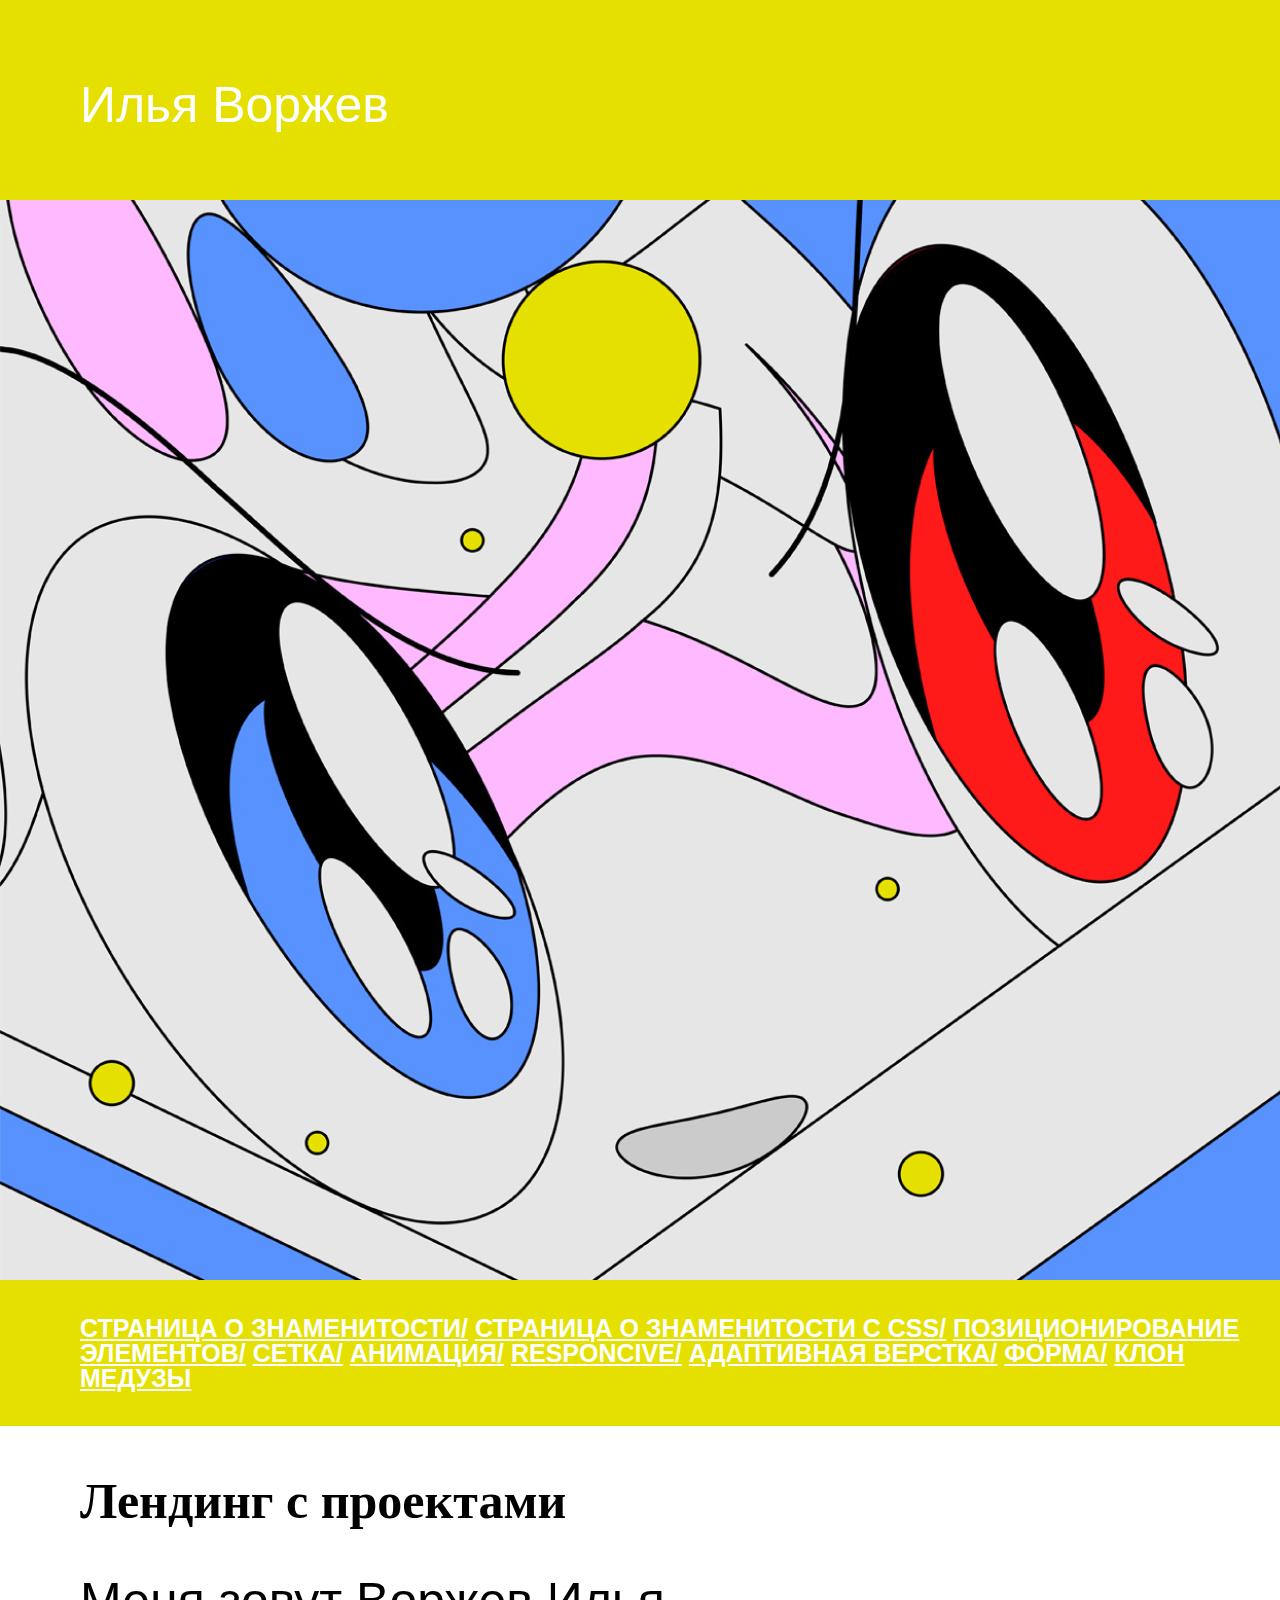
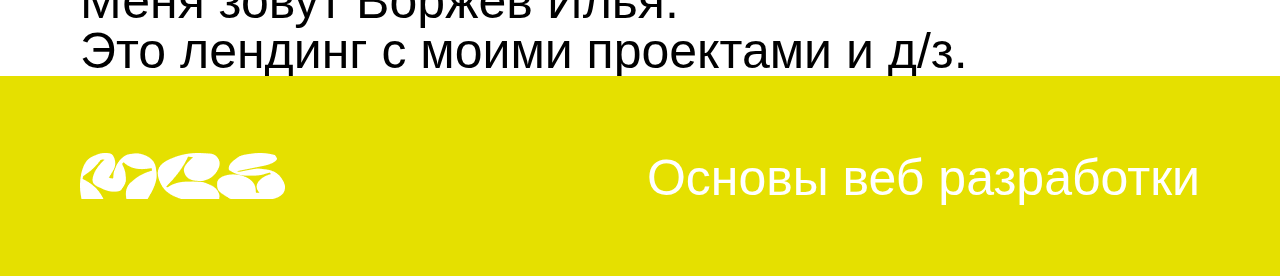
<file: index.html>
<!DOCTYPE html>
<html lang="ru">
<head>
	<title>Main Page</title>
	<meta charset="utf-8">
	<meta description="Boilerplate code">
	<meta keyword="Boilerplate, test">
	<meta name="viewport" content="width=device-width, initial-scale=1.0">
	<link rel="stylesheet" href="4_practice/css/reset.css">
	<link rel="stylesheet" href="4_practice/css/style.css">
</head>
<body>
	<div class="body-content">
		<header class="header">
			<div class="header-container">
				<p class="heading-text">Илья Воржев</p>
			</div>
		</header>
		<main class="main-container">
			<div class="main-content">
				<section class="img-container">
					<div class="image"></div>
				</section>
				<section class="links-container">
					<div class="links">
						<a href="2_practic/index.html">страница о знаменитости/</a>
						<a href="3_practice/index.html">страница о знаменитости с css/</a>
						<a href="5_practice/index.html">позиционирование элементов/</a>
						<a href="6_practice/index.html">сетка/</a>
						<a href="7_practice/index.html">анимация/</a>
						<a href="8_practice/index.html">responcive/</a>
						<a href="9_practice/index.html">адаптивная верстка/</a>
						<a href="10_practice/index.html">форма/</a>
						<a href="meduza_practice/index.html">клон медузы</a>
					</div>
				</section>	
				<section class="content">
					<div class="content-text">						
						<h2>Лендинг с проектами</h2>
						<p class="paragraph-text">Меня зовут Воржев Илья.</p> 
						<p class="paragraph-text">Это лендинг с моими проектами и д/з.</p>
					</div>
				</section>
			</div>
		</main>
		<footer class="footer">
			<div class="footer-container">
				<div class="footer-content-image">
					<img src="4_practice/img/logo.png" alt="">
				</div>
				<div class="footer-content-text">
					<p>Основы веб разработки</p>
				</div>	
			</div>
		</footer>
	</div>
</body>
</html>
</file>
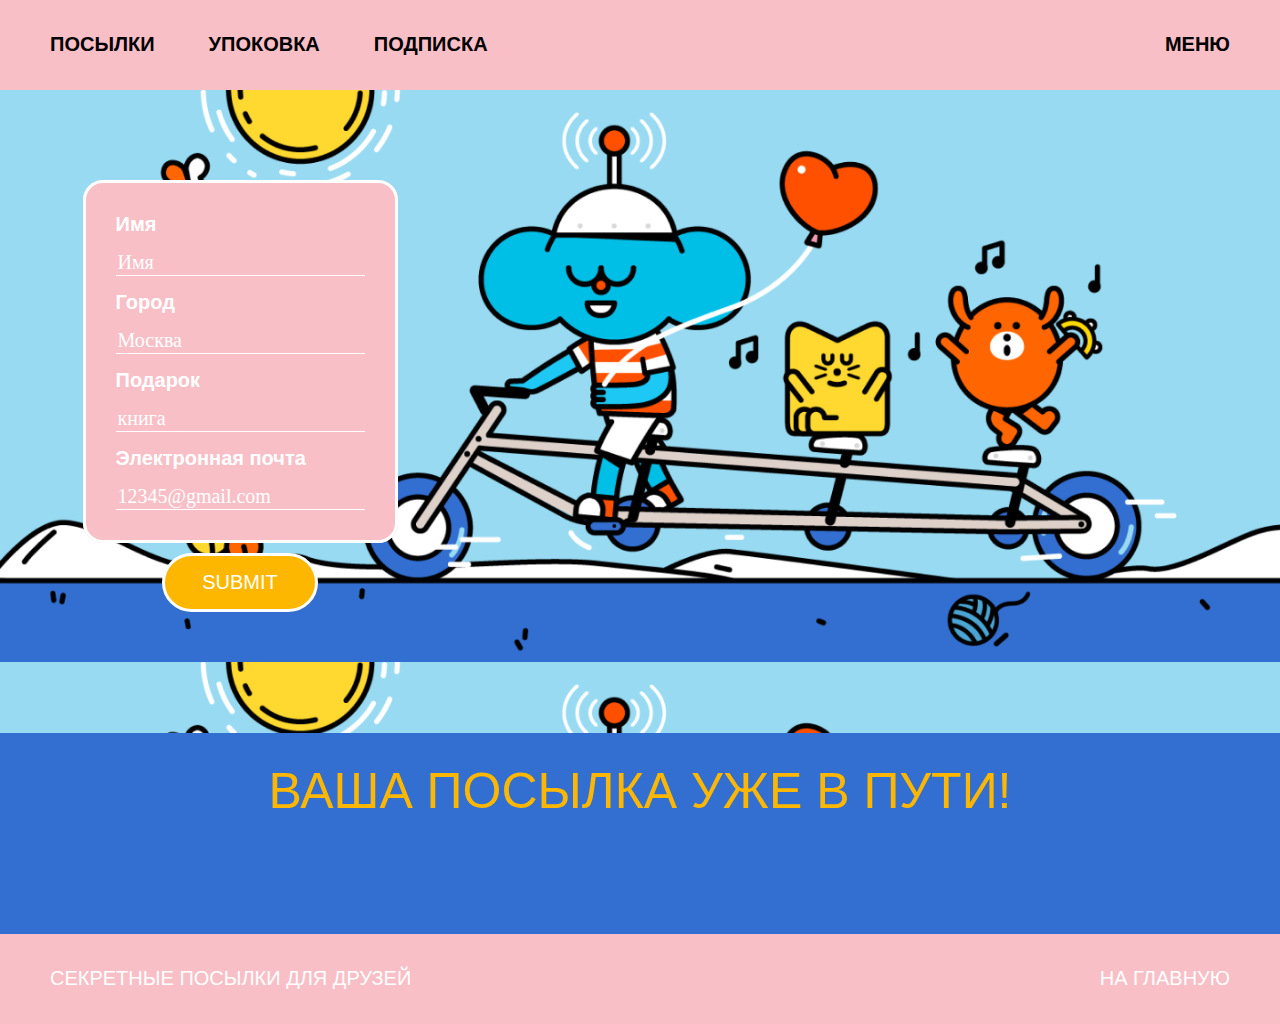
<file: 10_practice/index.html>
<!DOCTYPE html>
<html lang="ru">
<head>
	<title>Boilerplate</title>
	<meta charset="utf-8">
	<meta description="Boilerplate code">
	<meta keyword="Boilerplate, test">
	<meta name="viewport" content="width=device-width, initial-scale=1.0">
	<link rel="stylesheet" href="css/style.css">
</head>
<body>
	<div class="page">
		<header class="header-container">
			<nav class="menu">
				<ul>
					<li><a href="#">посылки</a></li>
					<li><a href="#">упоковка</a></li>
					<li><a href="#">подписка</a></li>
				</ul>
			</nav>
			<a href="#">меню</a>
		</header>
		<main class="main-container">
			<div class="main-content">
				<section class="send-form">
					<form action="">
						<fieldset class="send">
							<label for="name">Имя</label>
							<input type="text" name="name" placeholder="Имя">
							<label for="city">Город</label>
							<input type="text" name="city" placeholder="Москва">
							<label for="present">Подарок</label>
							<input type="text" name="present" placeholder="книга">
							<label for="e-mail">Электронная почта</label>
							<input type="e-mail" name="e-mail" placeholder="12345@gmail.com">
						</fieldset>
						<input type="submit">
					</form>
				</section>
				<section class="text">
					<h1>ваша посылка уже в пути!</h1>
				</section>
			</div>
		</main>
		<footer class="footer-container">
			<div class="footer-text">
				<h2>секретные посылки для друзей</h2>
			</div>
			<a href="../index.html">на главную</a>
		</footer>
	</div>
</body>
</html>
</file>
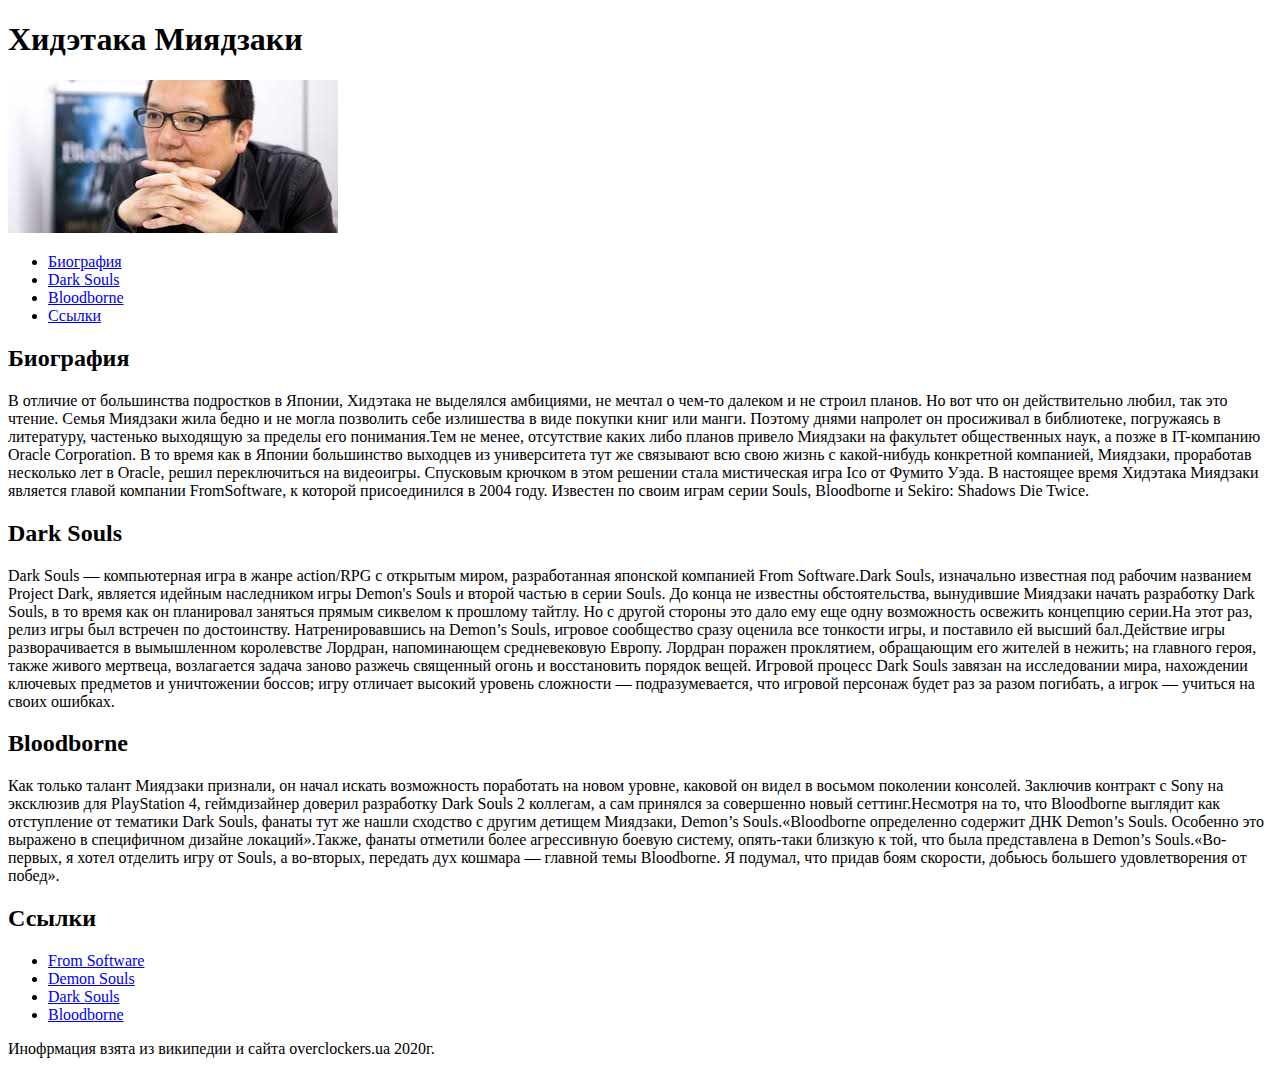
<file: 2_Classes/index.html>
<!DOCTYPE html>
<html lang="ru">
<head>
	<title>Miyazaki</title>
	<meta charset="utf-8">
	<meta description="Boilerplate code">
	<meta keyword="Boilerplate, test">
	<meta name="viewport" content="width=device-width, initial-scale=1.0">
</head>
<body>
	<div>
		<header class="header">
			<h1 class="headerText">Хидэтака Миядзаки</h1>
		</header>
		<main class="content">
			<div class="content-container">
				<section class="image">
					<div class="imgage-container">
						<img src="img/miyazaki.jpg" alt="">
					</div>
				</section>
				<nav class="menu">
					<ul>
						<li><a href="#biography">Биография</a></li>
						<li><a href="#darkSouls">Dark Souls</a></li>
						<li><a href="#bloodborne">Bloodborne</a></li>
						<li><a href="#links">Ссылки</a></li>
					</ul>
				</nav>
				<section class="biography">
					<div class="biography-container">
						<h2 class="sectionText" id="biography">Биография</h2>
						<p class="paragraphText">В отличие от большинства подростков в Японии, Хидэтака не выделялся амбициями, не мечтал о чем-то далеком и не строил планов. Но вот что он действительно любил, так это чтение. Семья Миядзаки жила бедно и не могла позволить себе излишества в виде покупки книг или манги. Поэтому днями напролет он просиживал в библиотеке, погружаясь в литературу, частенько выходящую за пределы его понимания.Тем не менее, отсутствие каких либо планов привело Миядзаки на факультет общественных наук, а позже в IT-компанию Oracle Corporation. В то время как в Японии большинство выходцев из университета тут же связывают всю свою жизнь с какой-нибудь конкретной компанией, Миядзаки, проработав несколько лет в Oracle, решил переключиться на видеоигры. Спусковым крючком в этом решении стала мистическая игра Ico от Фумито Уэда. В настоящее время Хидэтака Миядзаки является главой компании FromSoftware, к которой присоединился в 2004 году. Известен по своим играм серии Souls, Bloodborne и Sekiro: Shadows Die Twice.</p>
					</div>
				</section>
				<section class="darkSouls">
					<div class="darkSouls-container">
						<h2 class="sectionText" id="darkSouls">Dark Souls</h2>
						<p class="paragraphText">Dark Souls — компьютерная игра в жанре action/RPG с открытым миром, разработанная японской компанией From Software.Dark Souls, изначально известная под рабочим названием Project Dark, является идейным наследником игры Demon's Souls и второй частью в серии Souls. До конца не известны обстоятельства, вынудившие Миядзаки начать разработку Dark Souls, в то время как он планировал заняться прямым сиквелом к прошлому тайтлу. Но с другой стороны это дало ему еще одну возможность освежить концепцию серии.На этот раз, релиз игры был встречен по достоинству. Натренировавшись на Demon’s Souls, игровое сообщество сразу оценила все тонкости игры, и поставило ей высший бал.Действие игры разворачивается в вымышленном королевстве Лордран, напоминающем средневековую Европу. Лордран поражен проклятием, обращающим его жителей в нежить; на главного героя, также живого мертвеца, возлагается задача заново разжечь священный огонь и восстановить порядок вещей. Игровой процесс Dark Souls завязан на исследовании мира, нахождении ключевых предметов и уничтожении боссов; игру отличает высокий уровень сложности — подразумевается, что игровой персонаж будет раз за разом погибать, а игрок — учиться на своих ошибках.</p>
					</div>
				</section>
				<section class="bloodborne">
					<div class="bloodborne-container">
						<h2 class="sectionText" id="bloodborne">Bloodborne</h2>
						<p class="paragraphText">Как только талант Миядзаки признали, он начал искать возможность поработать на новом уровне, каковой он видел в восьмом поколении консолей. Заключив контракт с Sony на эксклюзив для PlayStation 4, геймдизайнер доверил разработку Dark Souls 2 коллегам, а сам принялся за совершенно новый сеттинг.Несмотря на то, что Bloodborne выглядит как отступление от тематики Dark Souls, фанаты тут же нашли сходство с другим детищем Миядзаки, Demon’s Souls.«Bloodborne определенно содержит ДНК Demon’s Souls. Особенно это выражено в специфичном дизайне локаций».Также, фанаты отметили более агрессивную боевую систему, опять-таки близкую к той, что была представлена в Demon’s Souls.«Во-первых, я хотел отделить игру от Souls, а во-вторых, передать дух кошмара — главной темы Bloodborne. Я подумал, что придав боям скорости, добьюсь большего удовлетворения от побед».</p>
					</div>
				</section>
				<section class="links">
					<div class="links-container">
						<h2 class="sectionText" id="links">Ссылки</h2>
						<ul>
							<li><a href="https://ru.wikipedia.org/wiki/FromSoftware">From Software</a></li>
							<li><a href="https://ru.wikipedia.org/wiki/Demon%E2%80%99s_Souls">Demon Souls</a></li>
							<li><a href="https://ru.wikipedia.org/wiki/Dark_Souls">Dark Souls</a></li>
							<li><a href="https://ru.wikipedia.org/wiki/Bloodborne">Bloodborne</a></li>
						</ul>
					</div>
				</section>
			</div>
		</main>
		<footer class="footer">
			<div class="content-footer">
				<p class="footerText">Инофрмация взята из википедии и сайта overclockers.ua 2020г.</p>
			</div>
		</footer>

	</div>
</body>
</html>
</file>
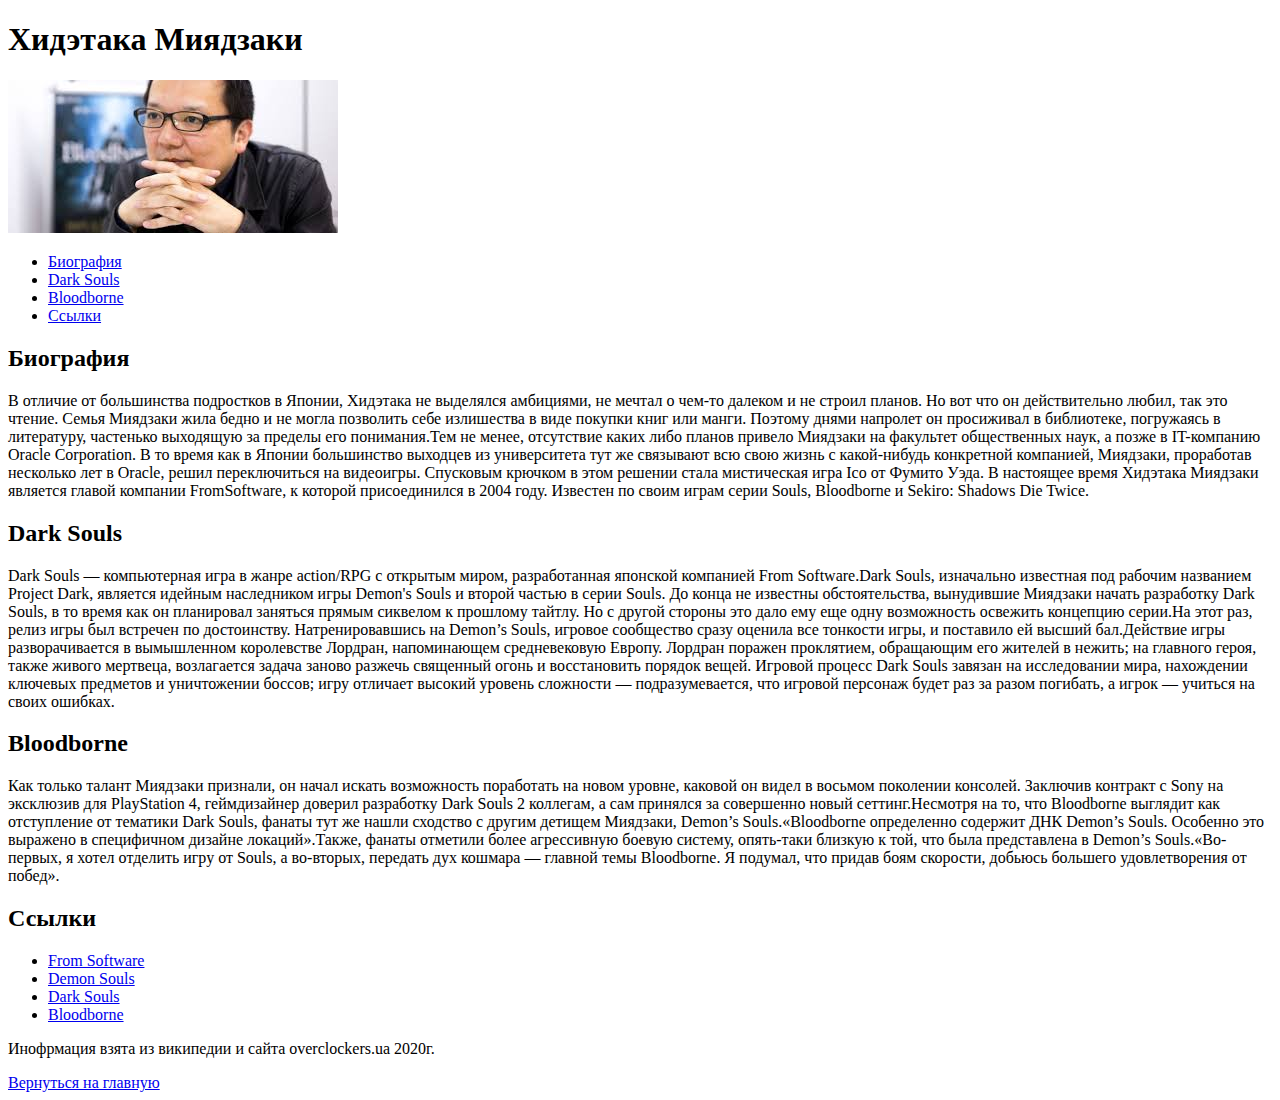
<file: 2_practic/index.html>
<!DOCTYPE html>
<html lang="ru">
<head>
	<title>Miyazaki</title>
	<meta charset="utf-8">
	<meta description="Boilerplate code">
	<meta keyword="Boilerplate, test">
	<meta name="viewport" content="width=device-width, initial-scale=1.0">
</head>
<body>
	<div>
		<header class="header">
			<h1 class="header-text">Хидэтака Миядзаки</h1>
		</header>
		<main class="content">
			<div class="content-container">
				<section class="image">
					<div class="imgage-container">
						<img src="img/miyazaki.jpg" alt="">
					</div>
				</section>
				<nav class="menu">
					<ul>
						<li><a href="#biography">Биография</a></li>
						<li><a href="#darkSouls">Dark Souls</a></li>
						<li><a href="#bloodborne">Bloodborne</a></li>
						<li><a href="#links">Ссылки</a></li>
					</ul>
				</nav>
				<section class="biography">
					<div class="biography-container">
						<h2 class="section-text" id="biography">Биография</h2>
						<p class="paragraph-text">В отличие от большинства подростков в Японии, Хидэтака не выделялся амбициями, не мечтал о чем-то далеком и не строил планов. Но вот что он действительно любил, так это чтение. Семья Миядзаки жила бедно и не могла позволить себе излишества в виде покупки книг или манги. Поэтому днями напролет он просиживал в библиотеке, погружаясь в литературу, частенько выходящую за пределы его понимания.Тем не менее, отсутствие каких либо планов привело Миядзаки на факультет общественных наук, а позже в IT-компанию Oracle Corporation. В то время как в Японии большинство выходцев из университета тут же связывают всю свою жизнь с какой-нибудь конкретной компанией, Миядзаки, проработав несколько лет в Oracle, решил переключиться на видеоигры. Спусковым крючком в этом решении стала мистическая игра Ico от Фумито Уэда. В настоящее время Хидэтака Миядзаки является главой компании FromSoftware, к которой присоединился в 2004 году. Известен по своим играм серии Souls, Bloodborne и Sekiro: Shadows Die Twice.</p>
					</div>
				</section>
				<section class="darkSouls">
					<div class="darkSouls-container">
						<h2 class="section-text" id="darkSouls">Dark Souls</h2>
						<p class="paragraph-text">Dark Souls — компьютерная игра в жанре action/RPG с открытым миром, разработанная японской компанией From Software.Dark Souls, изначально известная под рабочим названием Project Dark, является идейным наследником игры Demon's Souls и второй частью в серии Souls. До конца не известны обстоятельства, вынудившие Миядзаки начать разработку Dark Souls, в то время как он планировал заняться прямым сиквелом к прошлому тайтлу. Но с другой стороны это дало ему еще одну возможность освежить концепцию серии.На этот раз, релиз игры был встречен по достоинству. Натренировавшись на Demon’s Souls, игровое сообщество сразу оценила все тонкости игры, и поставило ей высший бал.Действие игры разворачивается в вымышленном королевстве Лордран, напоминающем средневековую Европу. Лордран поражен проклятием, обращающим его жителей в нежить; на главного героя, также живого мертвеца, возлагается задача заново разжечь священный огонь и восстановить порядок вещей. Игровой процесс Dark Souls завязан на исследовании мира, нахождении ключевых предметов и уничтожении боссов; игру отличает высокий уровень сложности — подразумевается, что игровой персонаж будет раз за разом погибать, а игрок — учиться на своих ошибках.</p>
					</div>
				</section>
				<section class="bloodborne">
					<div class="bloodborne-container">
						<h2 class="section-text" id="bloodborne">Bloodborne</h2>
						<p class="paragraph-text">Как только талант Миядзаки признали, он начал искать возможность поработать на новом уровне, каковой он видел в восьмом поколении консолей. Заключив контракт с Sony на эксклюзив для PlayStation 4, геймдизайнер доверил разработку Dark Souls 2 коллегам, а сам принялся за совершенно новый сеттинг.Несмотря на то, что Bloodborne выглядит как отступление от тематики Dark Souls, фанаты тут же нашли сходство с другим детищем Миядзаки, Demon’s Souls.«Bloodborne определенно содержит ДНК Demon’s Souls. Особенно это выражено в специфичном дизайне локаций».Также, фанаты отметили более агрессивную боевую систему, опять-таки близкую к той, что была представлена в Demon’s Souls.«Во-первых, я хотел отделить игру от Souls, а во-вторых, передать дух кошмара — главной темы Bloodborne. Я подумал, что придав боям скорости, добьюсь большего удовлетворения от побед».</p>
					</div>
				</section>
				<section class="links">
					<div class="links-container">
						<h2 class="section-text" id="links">Ссылки</h2>
						<ul>
							<li><a href="https://ru.wikipedia.org/wiki/FromSoftware">From Software</a></li>
							<li><a href="https://ru.wikipedia.org/wiki/Demon%E2%80%99s_Souls">Demon Souls</a></li>
							<li><a href="https://ru.wikipedia.org/wiki/Dark_Souls">Dark Souls</a></li>
							<li><a href="https://ru.wikipedia.org/wiki/Bloodborne">Bloodborne</a></li>
						</ul>
					</div>
				</section>
			</div>
		</main>
		<footer class="footer">
			<div class="content-footer">
				<p class="footer-text">Инофрмация взята из википедии и сайта overclockers.ua 2020г.</p>
				<a href="../index.html">Вернуться на главную</a>
			</div>
		</footer>

	</div>
</body>
</html>
</file>
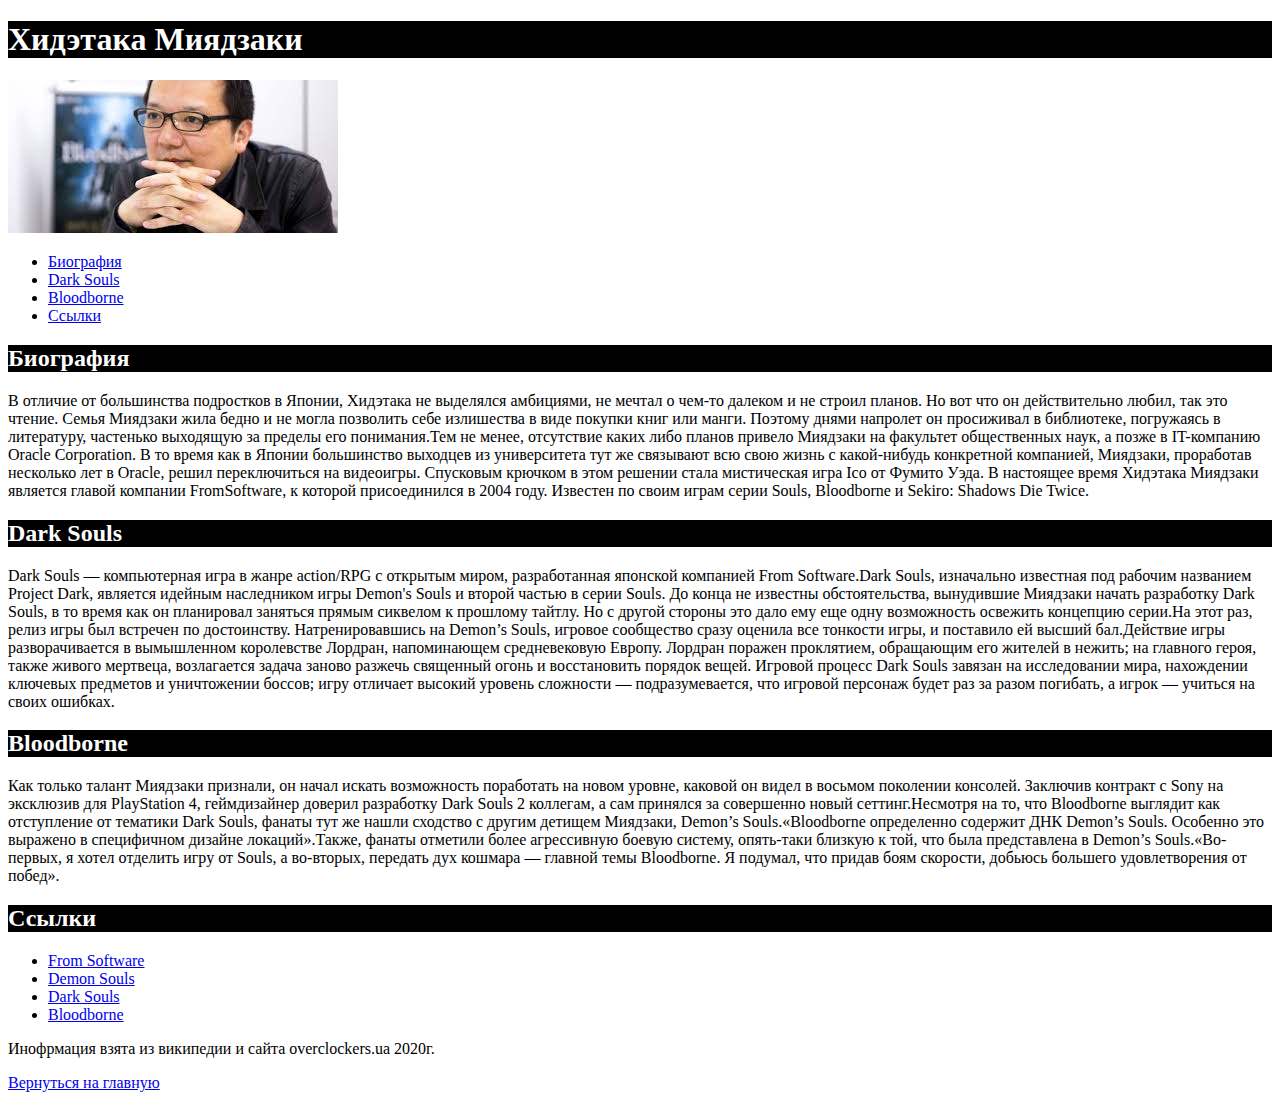
<file: 3_practice/index.html>
<!DOCTYPE html>
<html lang="ru">
<head>
	<title>Miyazaki</title>
	<meta charset="utf-8">
	<meta description="Boilerplate code">
	<meta keyword="Boilerplate, test">
	<meta name="viewport" content="width=device-width, initial-scale=1.0">
	<link rel="stylesheet" href="css/style.css">
</head>
<body>
	<div>
		<header class="header">
			<h1 class="header-text">Хидэтака Миядзаки</h1>
		</header>
		<main class="content">
			<div class="content-container">
				<section class="image">
					<div class="imgage-container">
						<img src="img/miyazaki.jpg" alt="">
					</div>
				</section>
				<nav class="menu">
					<ul>
						<li><a href="#biography">Биография</a></li>
						<li><a href="#darkSouls">Dark Souls</a></li>
						<li><a href="#bloodborne">Bloodborne</a></li>
						<li><a href="#links">Ссылки</a></li>
					</ul>
				</nav>
				<section class="biography">
					<div class="biography-container">
						<h2 class="section-text" id="biography">Биография</h2>
						<p class="paragraph-text">В отличие от большинства подростков в Японии, Хидэтака не выделялся амбициями, не мечтал о чем-то далеком и не строил планов. Но вот что он действительно любил, так это чтение. Семья Миядзаки жила бедно и не могла позволить себе излишества в виде покупки книг или манги. Поэтому днями напролет он просиживал в библиотеке, погружаясь в литературу, частенько выходящую за пределы его понимания.Тем не менее, отсутствие каких либо планов привело Миядзаки на факультет общественных наук, а позже в IT-компанию Oracle Corporation. В то время как в Японии большинство выходцев из университета тут же связывают всю свою жизнь с какой-нибудь конкретной компанией, Миядзаки, проработав несколько лет в Oracle, решил переключиться на видеоигры. Спусковым крючком в этом решении стала мистическая игра Ico от Фумито Уэда. В настоящее время Хидэтака Миядзаки является главой компании FromSoftware, к которой присоединился в 2004 году. Известен по своим играм серии Souls, Bloodborne и Sekiro: Shadows Die Twice.</p>
					</div>
				</section>
				<section class="darkSouls">
					<div class="darkSouls-container">
						<h2 class="section-text" id="darkSouls">Dark Souls</h2>
						<p class="paragraph-text">Dark Souls — компьютерная игра в жанре action/RPG с открытым миром, разработанная японской компанией From Software.Dark Souls, изначально известная под рабочим названием Project Dark, является идейным наследником игры Demon's Souls и второй частью в серии Souls. До конца не известны обстоятельства, вынудившие Миядзаки начать разработку Dark Souls, в то время как он планировал заняться прямым сиквелом к прошлому тайтлу. Но с другой стороны это дало ему еще одну возможность освежить концепцию серии.На этот раз, релиз игры был встречен по достоинству. Натренировавшись на Demon’s Souls, игровое сообщество сразу оценила все тонкости игры, и поставило ей высший бал.Действие игры разворачивается в вымышленном королевстве Лордран, напоминающем средневековую Европу. Лордран поражен проклятием, обращающим его жителей в нежить; на главного героя, также живого мертвеца, возлагается задача заново разжечь священный огонь и восстановить порядок вещей. Игровой процесс Dark Souls завязан на исследовании мира, нахождении ключевых предметов и уничтожении боссов; игру отличает высокий уровень сложности — подразумевается, что игровой персонаж будет раз за разом погибать, а игрок — учиться на своих ошибках.</p>
					</div>
				</section>
				<section class="bloodborne">
					<div class="bloodborne-container">
						<h2 class="section-text" id="bloodborne">Bloodborne</h2>
						<p class="paragraph-text">Как только талант Миядзаки признали, он начал искать возможность поработать на новом уровне, каковой он видел в восьмом поколении консолей. Заключив контракт с Sony на эксклюзив для PlayStation 4, геймдизайнер доверил разработку Dark Souls 2 коллегам, а сам принялся за совершенно новый сеттинг.Несмотря на то, что Bloodborne выглядит как отступление от тематики Dark Souls, фанаты тут же нашли сходство с другим детищем Миядзаки, Demon’s Souls.«Bloodborne определенно содержит ДНК Demon’s Souls. Особенно это выражено в специфичном дизайне локаций».Также, фанаты отметили более агрессивную боевую систему, опять-таки близкую к той, что была представлена в Demon’s Souls.«Во-первых, я хотел отделить игру от Souls, а во-вторых, передать дух кошмара — главной темы Bloodborne. Я подумал, что придав боям скорости, добьюсь большего удовлетворения от побед».</p>
					</div>
				</section>
				<section class="links">
					<div class="links-container">
						<h2 class="section-text" id="links">Ссылки</h2>
						<ul>
							<li><a href="https://ru.wikipedia.org/wiki/FromSoftware">From Software</a></li>
							<li><a href="https://ru.wikipedia.org/wiki/Demon%E2%80%99s_Souls">Demon Souls</a></li>
							<li><a href="https://ru.wikipedia.org/wiki/Dark_Souls">Dark Souls</a></li>
							<li><a href="https://ru.wikipedia.org/wiki/Bloodborne">Bloodborne</a></li>
						</ul>
					</div>
				</section>
			</div>
		</main>
		<footer class="footer">
			<div class="content-footer">
				<p class="footer-text">Инофрмация взята из википедии и сайта overclockers.ua 2020г.</p>
				<a href="../index.html">Вернуться на главную</a>
			</div>
		</footer>

	</div>
</body>
</html>
</file>
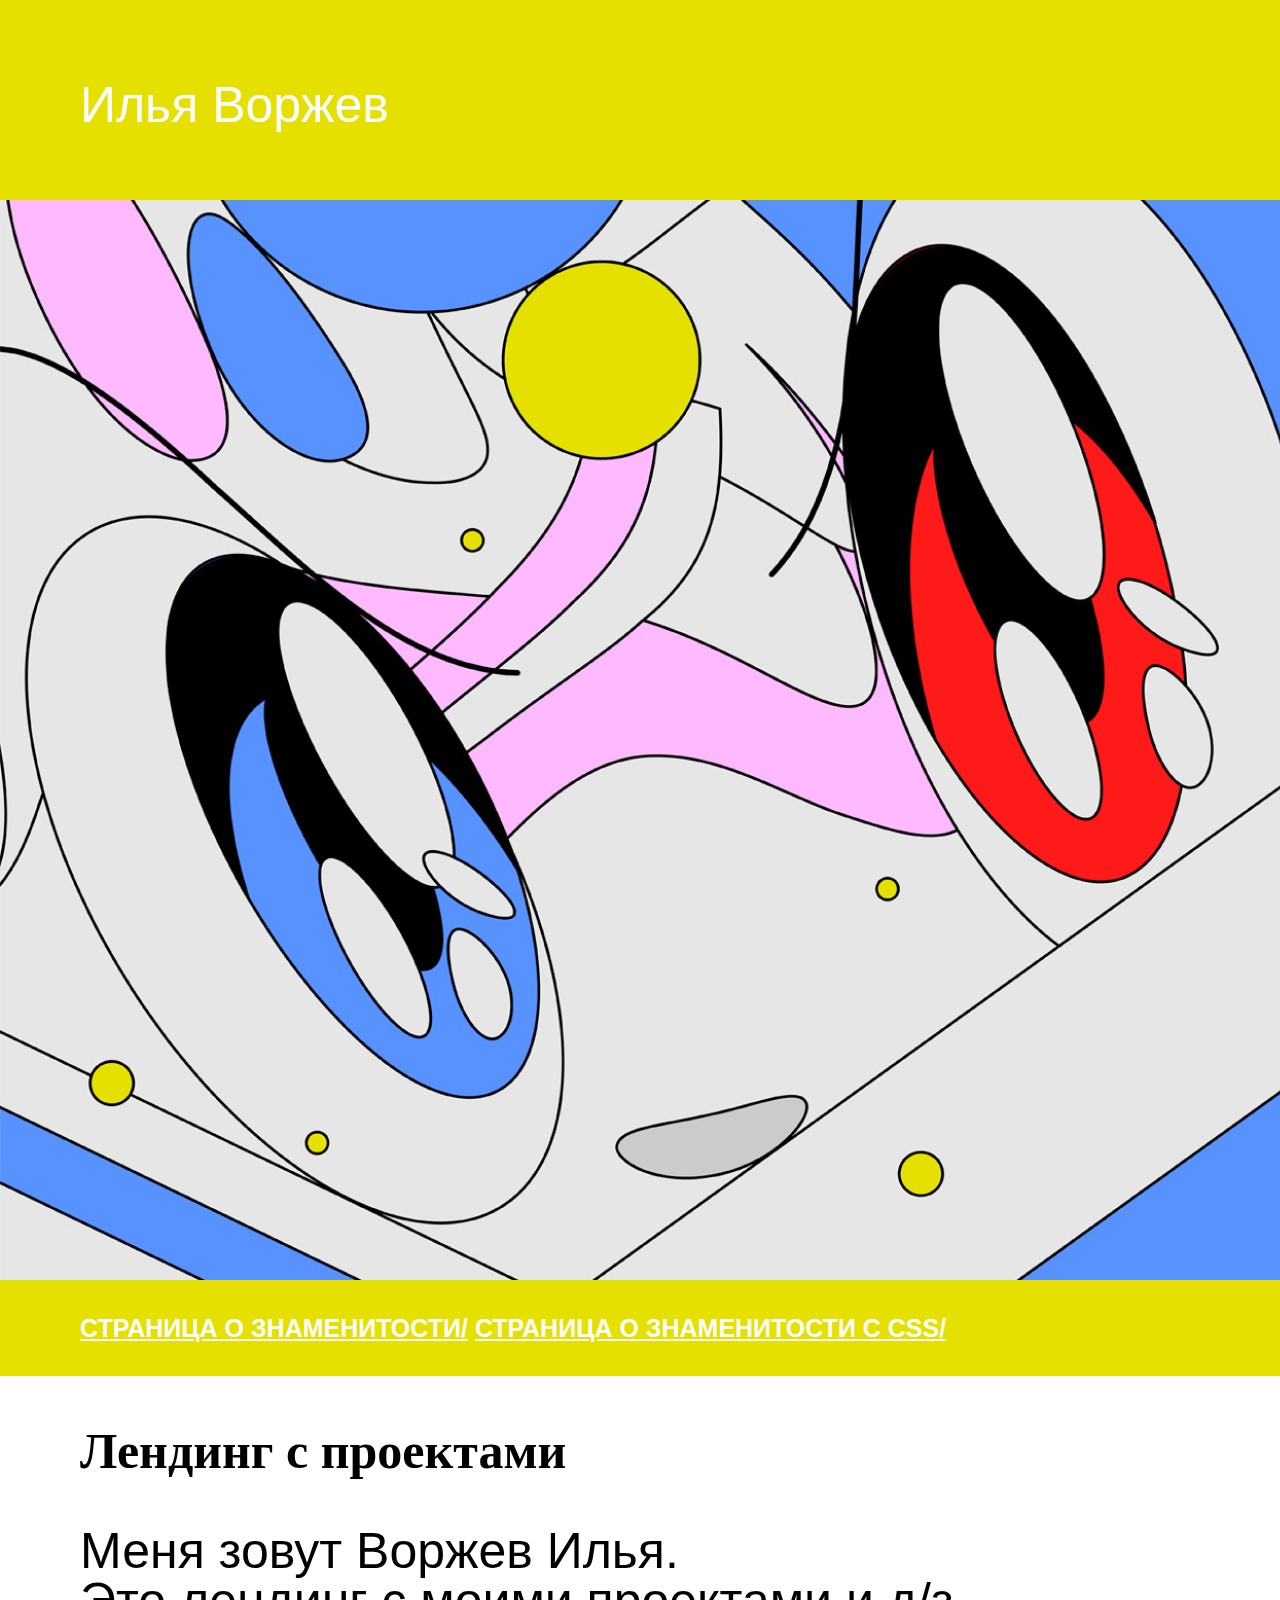
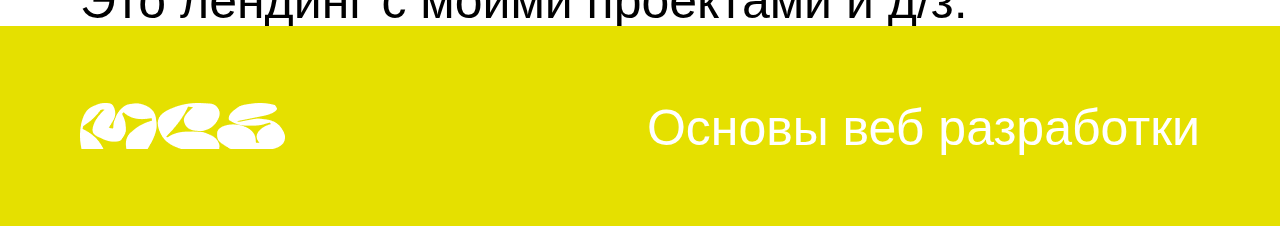
<file: 4_practice/index.html>
<!DOCTYPE html>
<html lang="ru">
<head>
	<title>Main Page</title>
	<meta charset="utf-8">
	<meta description="Boilerplate code">
	<meta keyword="Boilerplate, test">
	<meta name="viewport" content="width=device-width, initial-scale=1.0">
	<link rel="stylesheet" href="css/reset.css">
	<link rel="stylesheet" href="css/style.css">
</head>
<body>
	<div class="body-content">
		<header class="header">
			<div class="header-container">
				<p class="heading-text">Илья Воржев</p>
			</div>
		</header>
		<main class="main-container">
			<div class="main-content">
				<section class="img-container">
					<div class="image">
						<img src="img/img.png" alt="">
					</div>
				</section>
				<section class="links-container">
					<div class="links">
						<a href="2_practic/index.html">страница о знаменитости/</a>
						<a href="3_practice/index.html">страница о знаменитости с css/</a>
					</div>
				</section>
				<section class="content">
					<div class="content-text">
						<br><br>
						<h2>Лендинг с проектами</h2><br><br>
						<p class="paragraph-text">Меня зовут Воржев Илья.<br> Это лендинг с моими проектами и д/з.</p><br><br>
					</div>
				</section>
			</div>
		</main>
		<footer class="footer">
			<div class="footer-container">
				<div class="footer-content-image">
					<img src="img/logo.png" alt="">
				</div>
				<div class="footer-content-text">
					<p>Основы веб разработки</p>
				</div>	
			</div>
		</footer>
	</div>
</body>
</html>
</file>
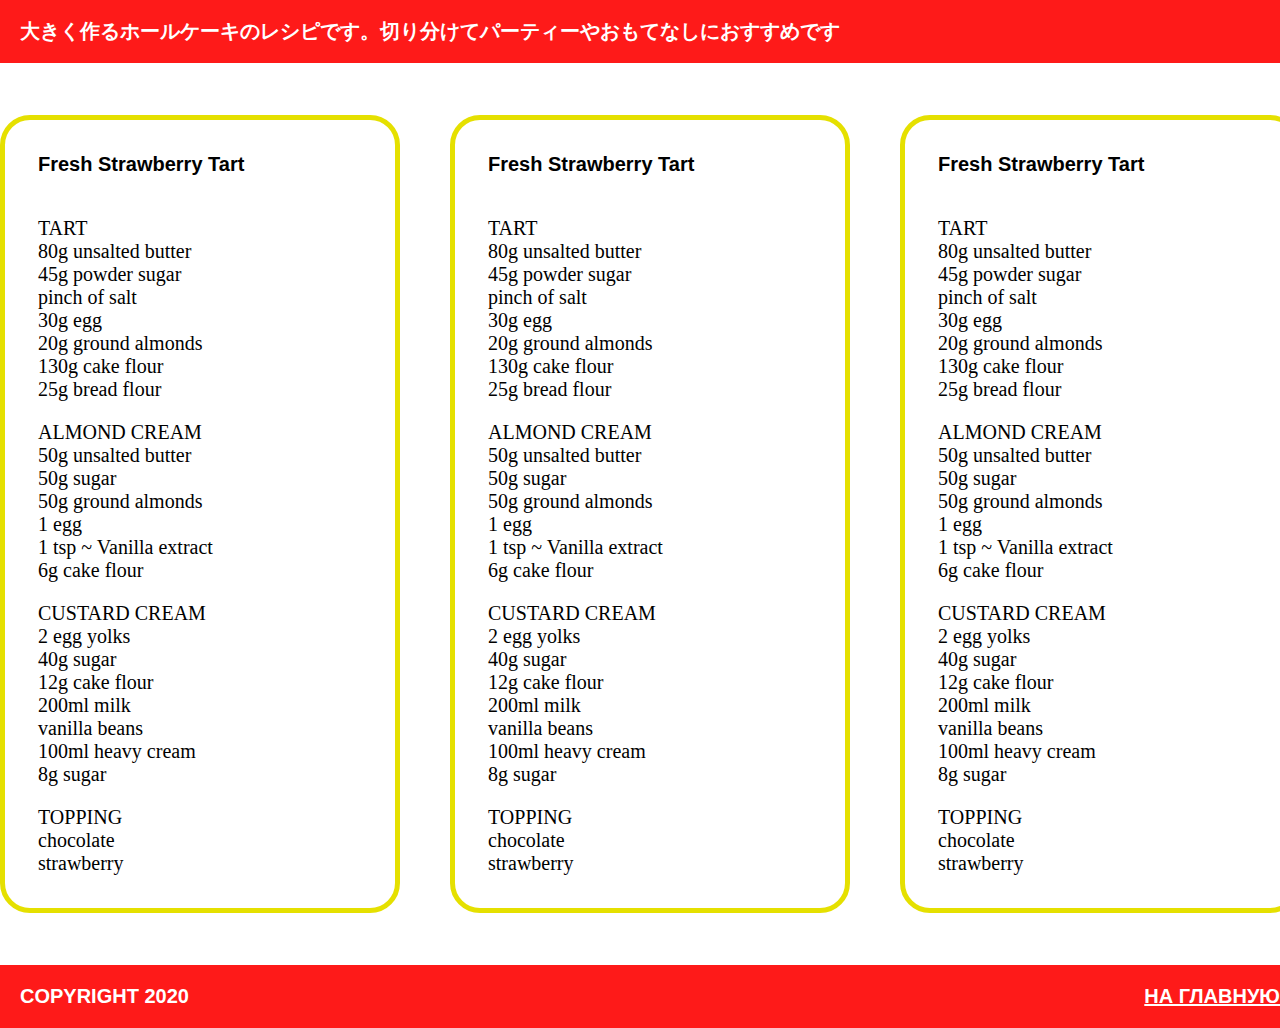
<file: 5_practice/index.html>
<!DOCTYPE html>
<html lang="ru">
<head>
	<title>Boilerplate</title>
	<meta charset="utf-8">
	<meta description="Boilerplate code">
	<meta keyword="Boilerplate, test">
	<meta name="viewport" content="width=device-width, initial-scale=1.0">
	<link rel="stylesheet" href="css/reset.css">
	<link rel="stylesheet" href="css/style.css">
</head>
<body>
	<div class="body-container">
		<header class="header">
			<div class="header-container">
				<p class="heading-text">大きく作るホールケーキのレシピです。切り分けてパーティーやおもてなしにおすすめです</p>
			</div>
		</header>
		<main class="main-container">
			<section class="first-section">
				<div class="section-text">
					<h2 class="dish">Fresh Strawberry Tart</h2>
					<div class="content">
						<h2 class="paragraph-text">TART </h2>
						<ul class="ingridients">
							<li>80g unsalted butter</li>
							<li>45g powder sugar</li>
							<li>pinch of salt</li>
							<li>30g egg</li>
							<li>20g ground almonds</li>
							<li>130g cake flour</li>
							<li>25g bread flour</li>
						</ul>
						<h2 class="paragraph-text">ALMOND CREAM</h2>
						<ul class="ingridients">
							<li>50g unsalted butter</li>
							<li>50g sugar</li>
							<li>50g ground almonds</li>
							<li>1 egg</li>
							<li>1 tsp ~ Vanilla extract</li>
							<li>6g cake flour</li>
						</ul>
						<h2 class="paragraph-text">CUSTARD CREAM</h2>
						<ul class="ingridients">
							<li>2 egg yolks</li>
							<li>40g sugar</li>
							<li>12g cake flour</li>
							<li>200ml milk</li>
							<li>vanilla beans</li>
							<li>100ml heavy cream</li>
							<li>8g sugar</li>
						</ul>
						<h2 class="paragraph-text">TOPPING</h2>
						<ul class="ingridients-topping">
							<li>chocolate</li>
							<li>strawberry</li>
						</ul>
					</div>
				</div>
			</section>
			<section class="second-section">
				<div class="section-text">
					<h2 class="dish">Fresh Strawberry Tart</h2>
					<div class="content">
						<h2 class="paragraph-text">TART </h2>
						<ul class="ingridients">
							<li>80g unsalted butter</li>
							<li>45g powder sugar</li>
							<li>pinch of salt</li>
							<li>30g egg</li>
							<li>20g ground almonds</li>
							<li>130g cake flour</li>
							<li>25g bread flour</li>
						</ul>
						<h2 class="paragraph-text">ALMOND CREAM</h2>
						<ul class="ingridients">
							<li>50g unsalted butter</li>
							<li>50g sugar</li>
							<li>50g ground almonds</li>
							<li>1 egg</li>
							<li>1 tsp ~ Vanilla extract</li>
							<li>6g cake flour</li>
						</ul>
						<h2 class="paragraph-text">CUSTARD CREAM</h2>
						<ul class="ingridients">
							<li>2 egg yolks</li>
							<li>40g sugar</li>
							<li>12g cake flour</li>
							<li>200ml milk</li>
							<li>vanilla beans</li>
							<li>100ml heavy cream</li>
							<li>8g sugar</li>
						</ul>
						<h2 class="paragraph-text">TOPPING</h2>
						<ul class="ingridients-topping">
							<li>chocolate</li>
							<li>strawberry</li>
						</ul>
					</div>
				</div>
			</section>
			<section class="third-section">
				<div class="section-text">
					<h2 class="dish">Fresh Strawberry Tart</h2>
					<div class="content">
						<h2 class="paragraph-text">TART </h2>
						<ul class="ingridients">
							<li>80g unsalted butter</li>
							<li>45g powder sugar</li>
							<li>pinch of salt</li>
							<li>30g egg</li>
							<li>20g ground almonds</li>
							<li>130g cake flour</li>
							<li>25g bread flour</li>
						</ul>
						<h2 class="paragraph-text">ALMOND CREAM</h2>
						<ul class="ingridients">
							<li>50g unsalted butter</li>
							<li>50g sugar</li>
							<li>50g ground almonds</li>
							<li>1 egg</li>
							<li>1 tsp ~ Vanilla extract</li>
							<li>6g cake flour</li>
						</ul>
						<h2 class="paragraph-text">CUSTARD CREAM</h2>
						<ul class="ingridients">
							<li>2 egg yolks</li>
							<li>40g sugar</li>
							<li>12g cake flour</li>
							<li>200ml milk</li>
							<li>vanilla beans</li>
							<li>100ml heavy cream</li>
							<li>8g sugar</li>
						</ul>
						<h2 class="paragraph-text">TOPPING</h2>
						<ul class="ingridients-topping">
							<li>chocolate</li>
							<li>strawberry</li>
						</ul>
					</div>
				</div>
			</section>
		</main>
		<footer class="footer">
			<div class="footer-container">
				<p class="footer-text">COPYRIGHT 2020</p>
				<a href="../index.html">НА ГЛАВНУЮ</a>
			</div>
		</footer>
	</div>
</body>
</html>
</file>
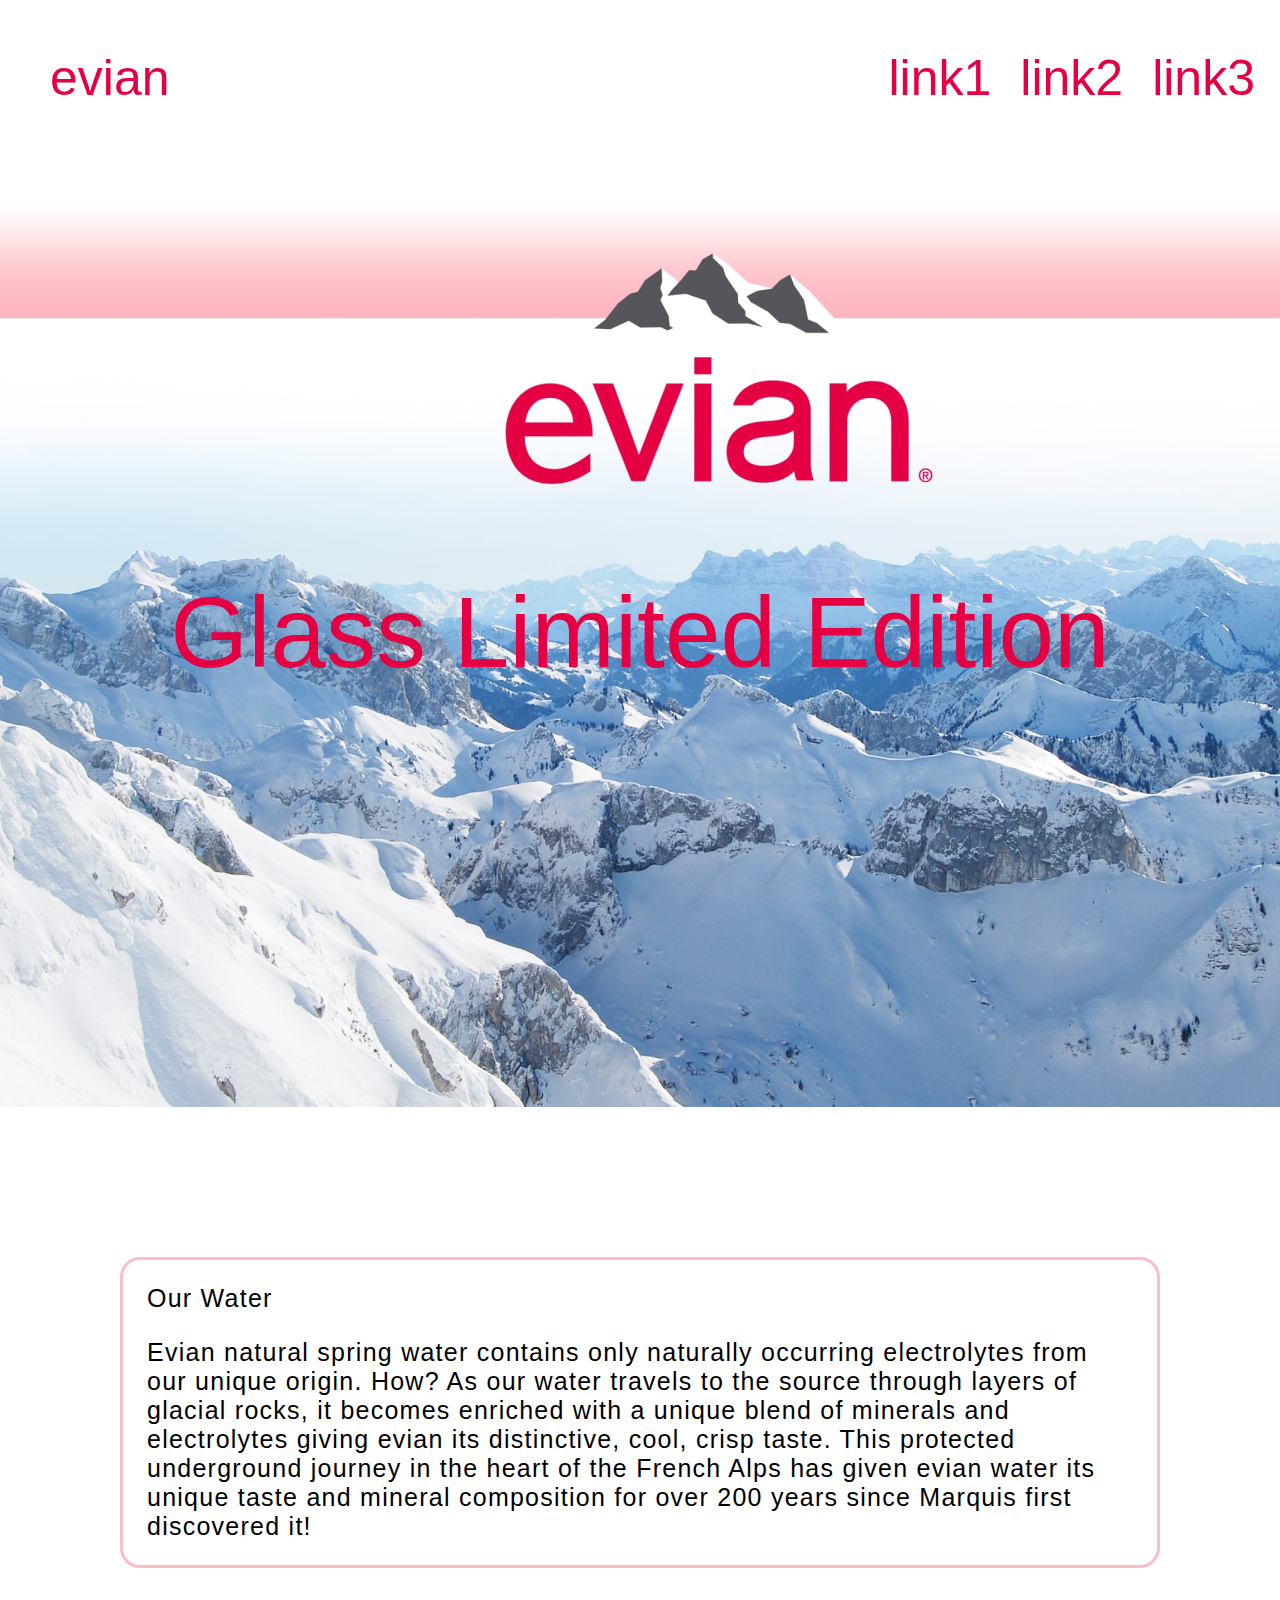
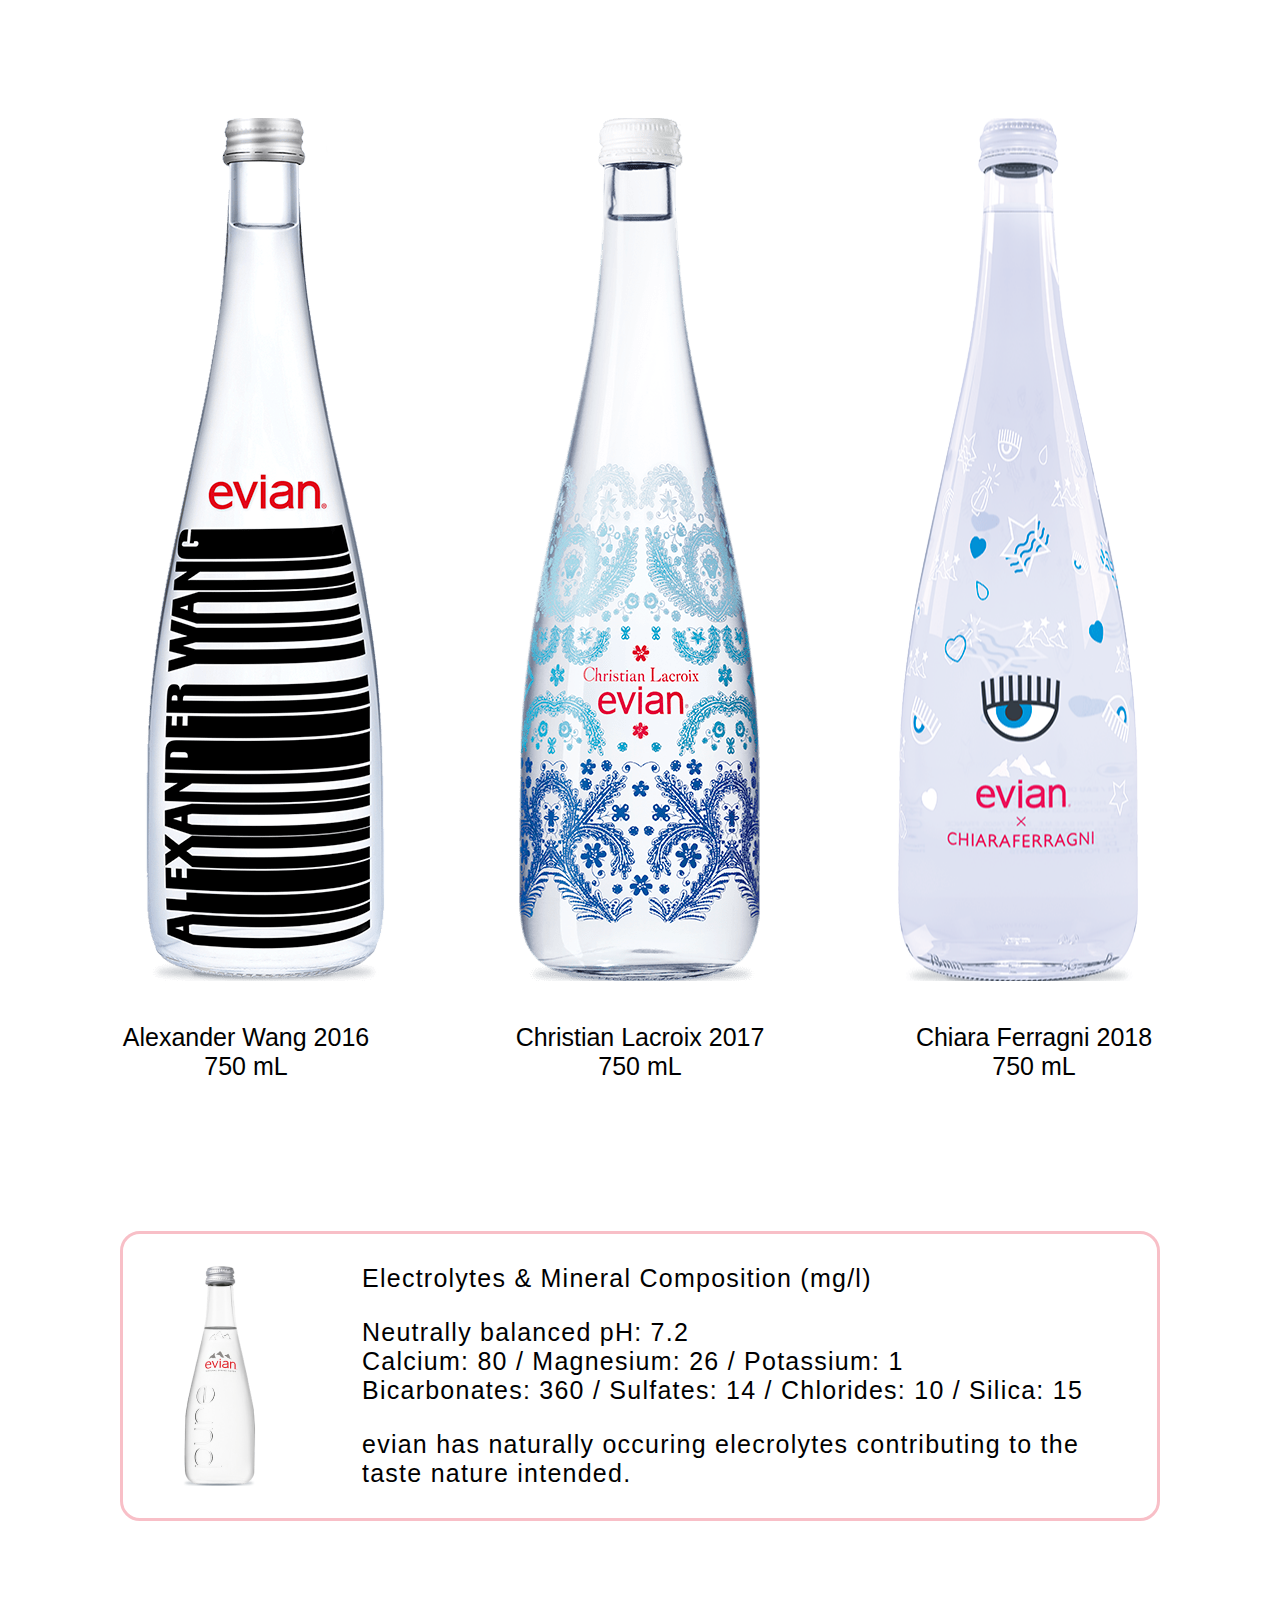
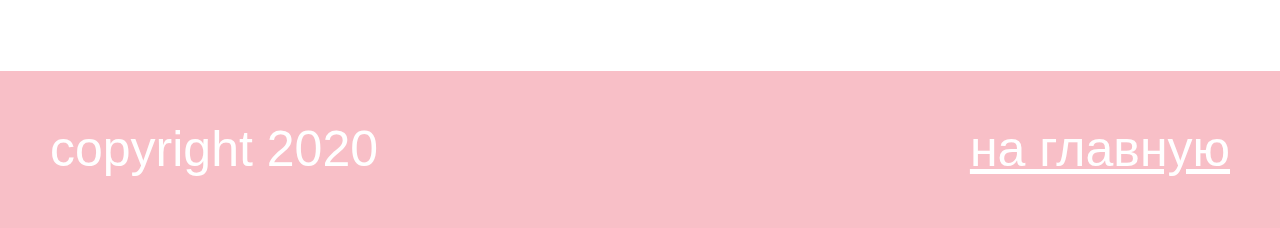
<file: 6_practice/index.html>
<!DOCTYPE html>
<html lang="ru">
<head>
	<title>Boilerplate</title>
	<meta charset="utf-8">
	<meta description="Boilerplate code">
	<meta keyword="Boilerplate, test">
	<meta name="viewport" content="width=device-width, initial-scale=1.0">
	<link rel="stylesheet" href="css/reset.css">
	<link rel="stylesheet" href="css/style.css">
</head>
<body>
	<div class="body-container">
		<header class="header-container">
			<div class="header-text">
				<h2 class="heading-text">evian</h2>
			</div>
			<nav class="menu">
				<ul class="links-style">
					<li><a href="">link1</a></li>
					<li><a href="">link2</a></li>
					<li><a href="">link3</a></li>
				</ul>
			</nav>
		</header>
		<main class="main-container">
			<section class="image-conteiner"> 
				<h1>Glass Limited Edition</h1>
			</section>
			<section class="text-content">
				<div class="our-water">
					<h2 class="paragraph-text">Our Water</h2>
					<p class="paragraph-text">Evian natural spring water contains only naturally occurring electrolytes from our unique origin. How? As our water travels to the source through layers of glacial rocks, it becomes enriched with a unique blend of minerals and electrolytes giving evian its distinctive, cool, crisp taste. This protected underground journey in the heart of the French Alps has given evian water its unique taste and mineral composition for over 200 years since Marquis first discovered it!</p>
				</div>
			</section>
			<section class="image">
				<div class="image-wang"></div>
				<div class="image-blue"></div>
				<div class="image-chiara"></div>
			</section>
			<section class="image-text">
				<p class="caption">Alexander Wang 2016 750 mL</p>
				<p class="caption">Christian Lacroix 2017 750 mL</p>
				<p class="caption">Chiara Ferragni 2018 750 mL</p>
			</section>
			<section class="text-content">
				<div class="image-glass"></div>
				<div class="composition">
					<h2 class="paragraph-text">Electrolytes & Mineral Composition (mg/l)</h2>
					<ul>
						<li>Neutrally balanced pH: 7.2</li>
						<li>Calcium: 80 / Magnesium: 26 / Potassium: 1</li>
						<li>Bicarbonates: 360 / Sulfates: 14 / Chlorides: 10 / Silica: 15</li>
					</ul>
					<p class="paragraph-text">evian has naturally occuring elecrolytes contributing to the taste nature intended.</p>
				</div>
			</section>	
		</main>
		<footer class="footer-container">
			<div class="footer-text">
				<p>copyright 2020</p>
			</div>
			<div class="back-main">
				<a href="../index.html">на главную</a>
			</div>
		</footer>
	</div>
</body>
</html>
</file>
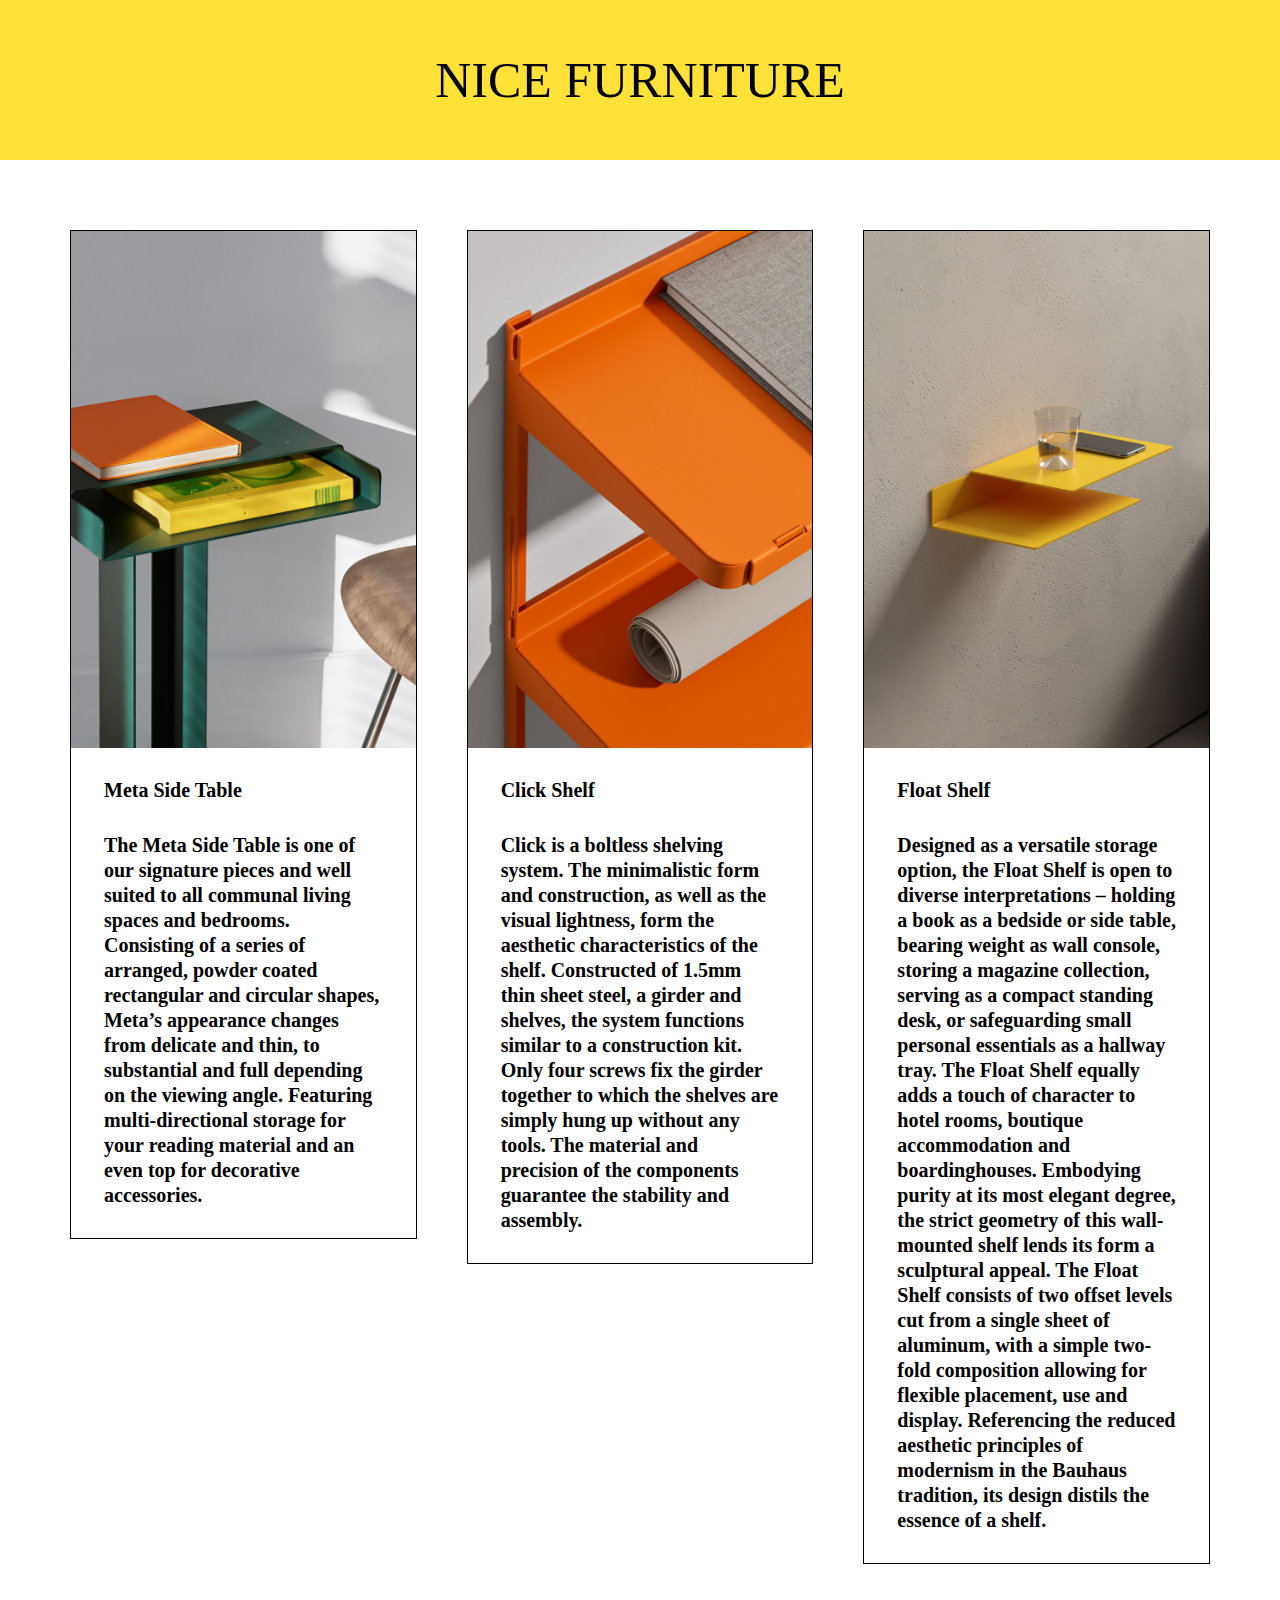
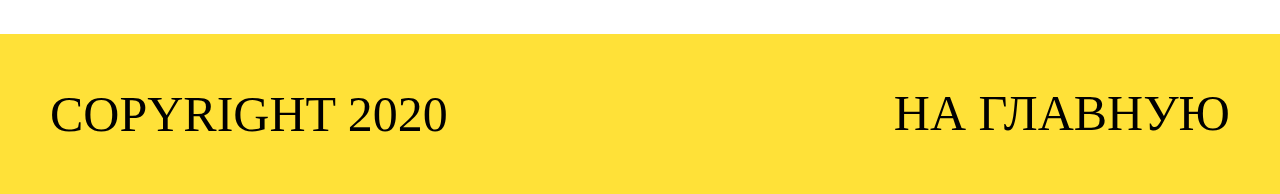
<file: 8_practice/index.html>
<!DOCTYPE html>
<html lang="ru">
<head>
	<title>Boilerplate</title>
	<meta charset="utf-8">
	<meta description="Boilerplate code">
	<meta keyword="Boilerplate, test">
	<meta name="viewport" content="width=device-width, initial-scale=1.0">
	<link rel="stylesheet" href="css/reset.css">
	<link rel="stylesheet" href="css/style.css">
</head>
<body>
	<div class="body-container">
		<header class="header-container">
			<div class="header-text">
				<h1>nice furniture</h1>
			</div>
		</header>
		<main class="main-container">
			<section class="main-content">
				<section class="first-column">
					<div class="meta-side-table"></div>
					<h2>Meta Side Table</h2>
					<p class="paragraph-text">The Meta Side Table is one of our signature pieces and well suited to all communal living spaces and bedrooms. Consisting of a series of arranged, powder coated rectangular and circular shapes, Meta’s appearance changes from delicate and thin, to substantial and full depending on the viewing angle. Featuring multi-directional storage for your reading material and an even top for decorative accessories.</p>
				</section>
				<section class="second-column">
					<div class="click-shelf"></div>
					<h2>Click Shelf</h2>
					<p class="paragraph-text">Click is a boltless shelving system. The minimalistic form and construction, as well as the visual lightness, form the aesthetic characteristics of the shelf. Constructed of 1.5mm thin sheet steel, a girder and shelves, the system functions similar to a construction kit. Only four screws fix the girder together to which the shelves are simply hung up without any tools. The material and precision of the components guarantee the stability and assembly.</p>
				</section>
				<section class="third-column">
					<div class="float-shelf"></div>
					<h2>Float Shelf</h2>
					<p class="paragraph-text">Designed as a versatile storage option, the Float Shelf is open to diverse interpretations – holding a book as a bedside or side table, bearing weight as wall console, storing a magazine collection, serving as a compact standing desk, or safeguarding small personal essentials as a hallway tray. The Float Shelf equally adds a touch of character to hotel rooms, boutique accommodation and boardinghouses. Embodying purity at its most elegant degree, the strict geometry of this wall-mounted shelf lends its form a sculptural appeal. The Float Shelf consists of two offset levels cut from a single sheet of aluminum, with a simple two-fold composition allowing for flexible placement, use and display. Referencing the reduced aesthetic principles of modernism in the Bauhaus tradition, its design distils the essence of a shelf.</p>
				</section>
			</section>
		</main>
		<footer class="footer-container">
			<div class="footer-text">
				<h1>copyright 2020</h1>
			</div>
			<a href="../index.html">на главную</a>
		</footer>
	</div>
</body>
</html>
</file>
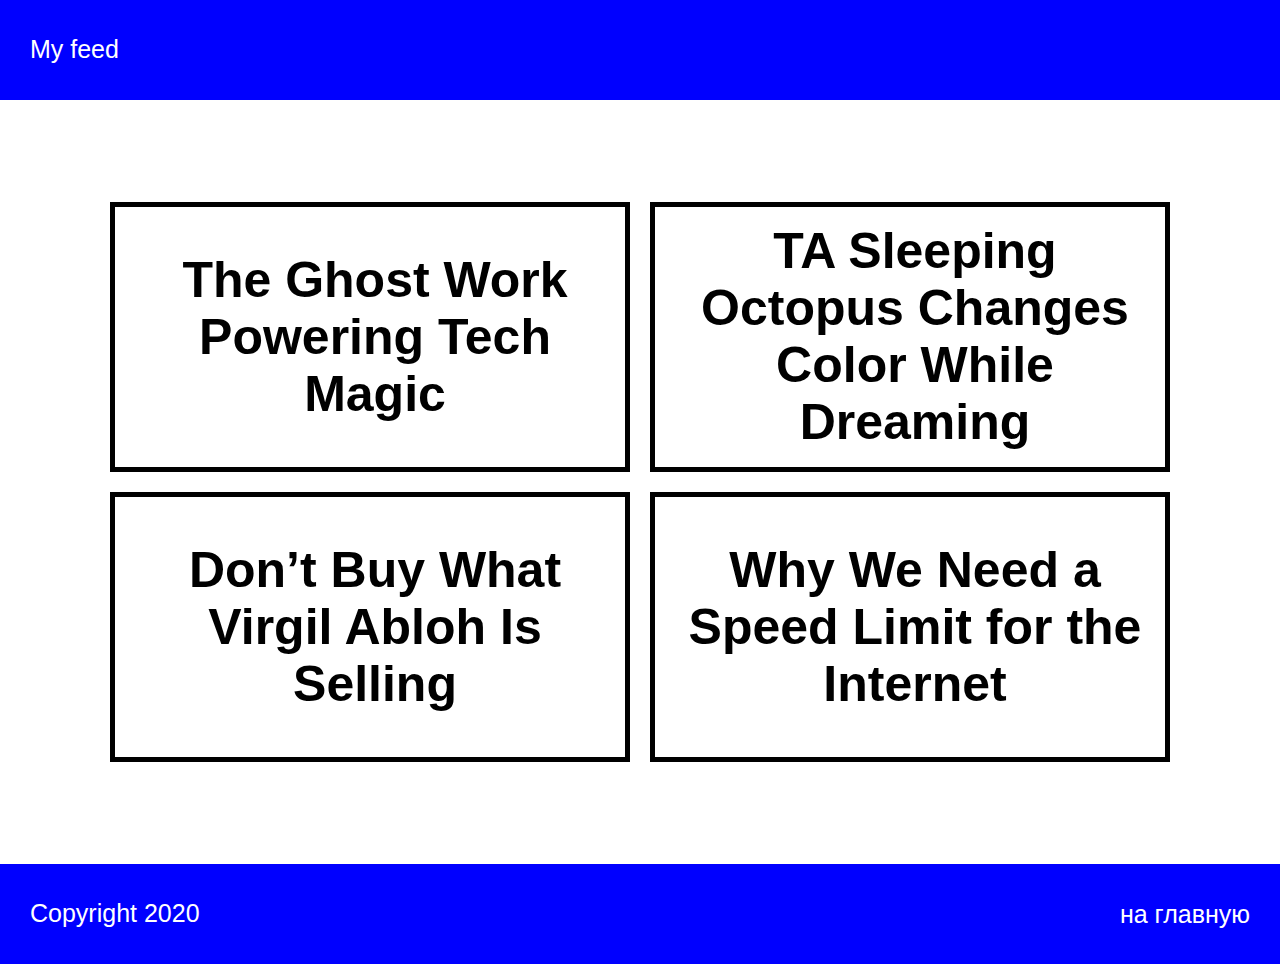
<file: 9_practice/index.html>
<!DOCTYPE html>
<html lang="ru">
<head>
	<title>Boilerplate</title>
	<meta charset="utf-8">
	<meta description="Boilerplate code">
	<meta keyword="Boilerplate, test">
	<meta name="viewport" content="width=device-width, initial-scale=1.0">
	<link rel="stylesheet" href="css/reset.css">
	<link rel="stylesheet" href="css/style.css">
</head>
<body>
	<div class="body-container">
		<header class="header-container">
			<div class="header-text">
				<h1>My feed</h1>
			</div>
		</header>
		<main class="main-container">
			<section class="main-content">
				<div class="text1">
					<p class="paragraph-text one">The Ghost 
					Work Powering Tech Magic</p>
				</div>
				<div class="text2">
					<p class="paragraph-text two">TA Sleeping Octopus Changes Color While Dreaming</p>
				</div>
				<div class="text3">
					<p class="paragraph-text three">Don’t Buy What Virgil Abloh Is Selling</p>
				</div>
				<div class="text4">
					<p class="paragraph-text four">Why We Need a Speed Limit for the Internet</p>
				</div>
			</section>
		</main>
		<footer class="footer-container">
			<div class="footer-text">
				<h1>Copyright 2020</h1>
			</div>
			<a href="../index.html">на главную</a>
		</footer>
	</div>
</body>
</html>
</file>
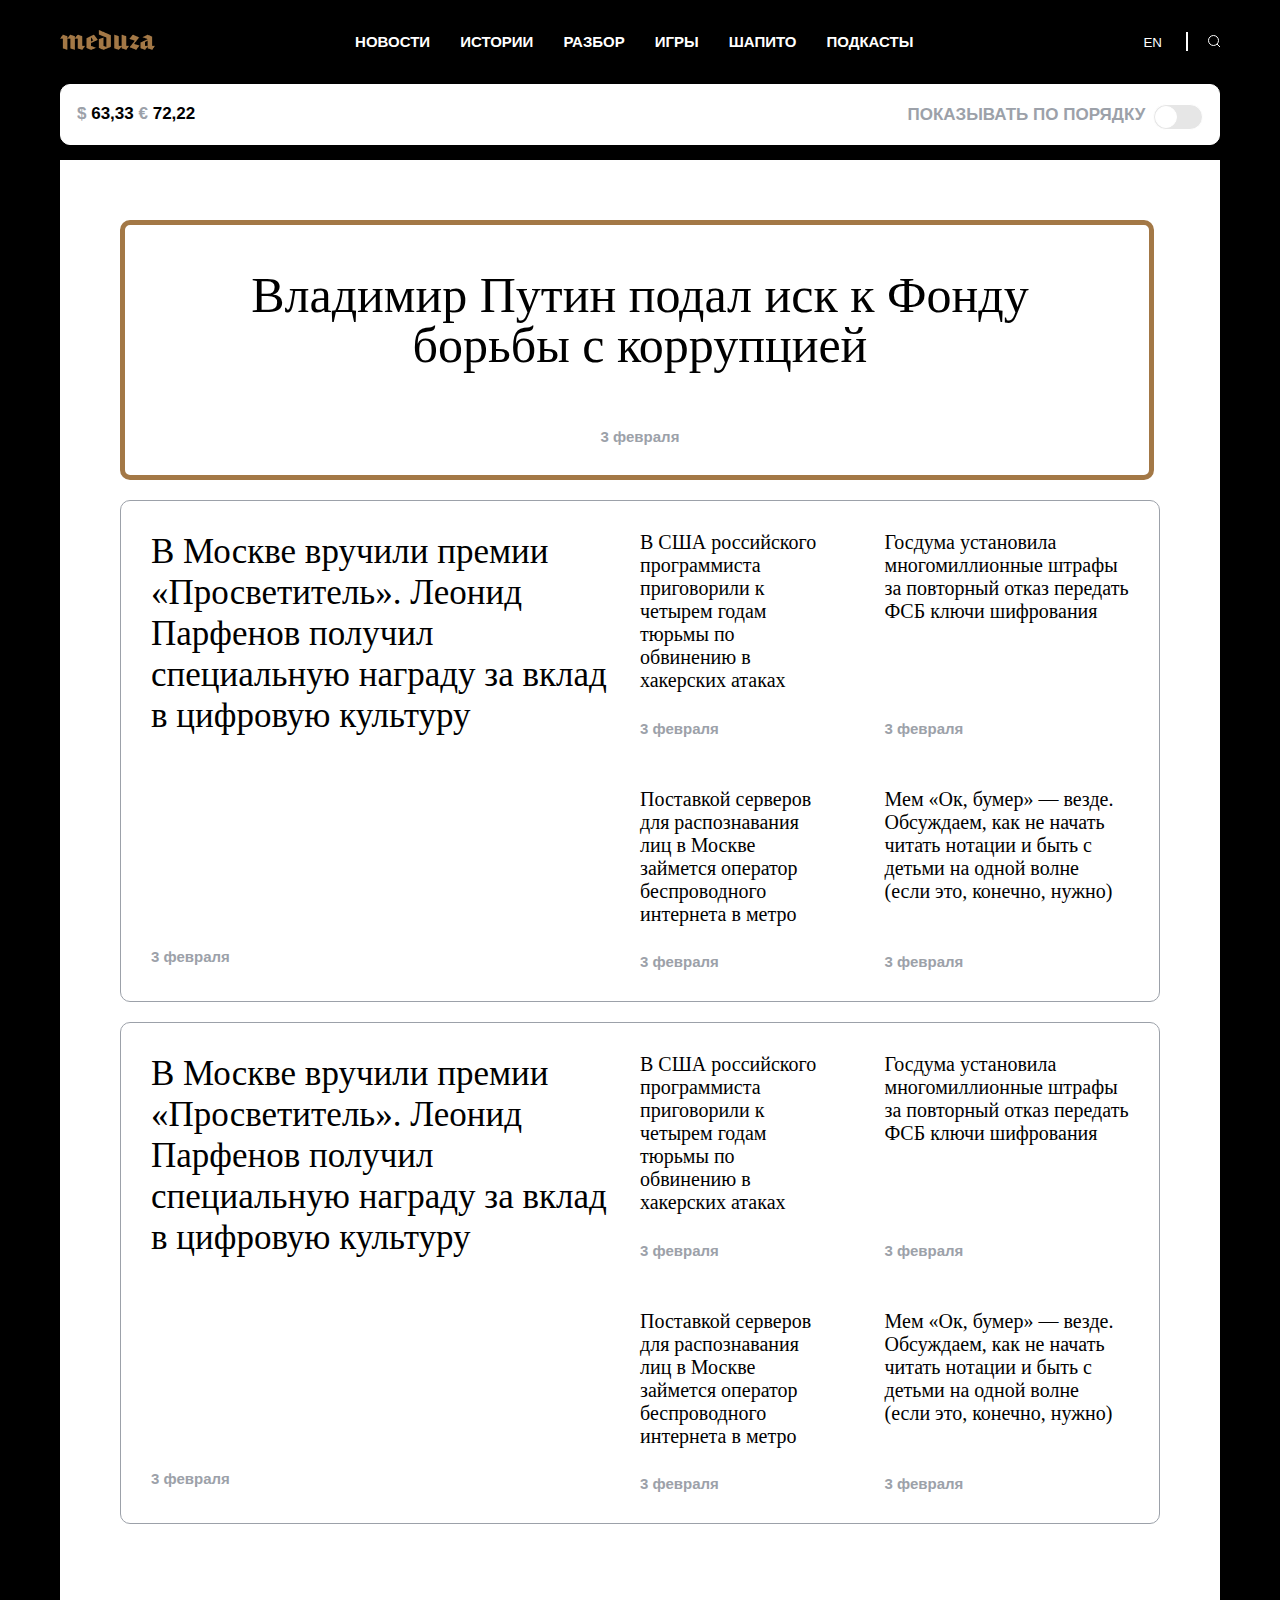
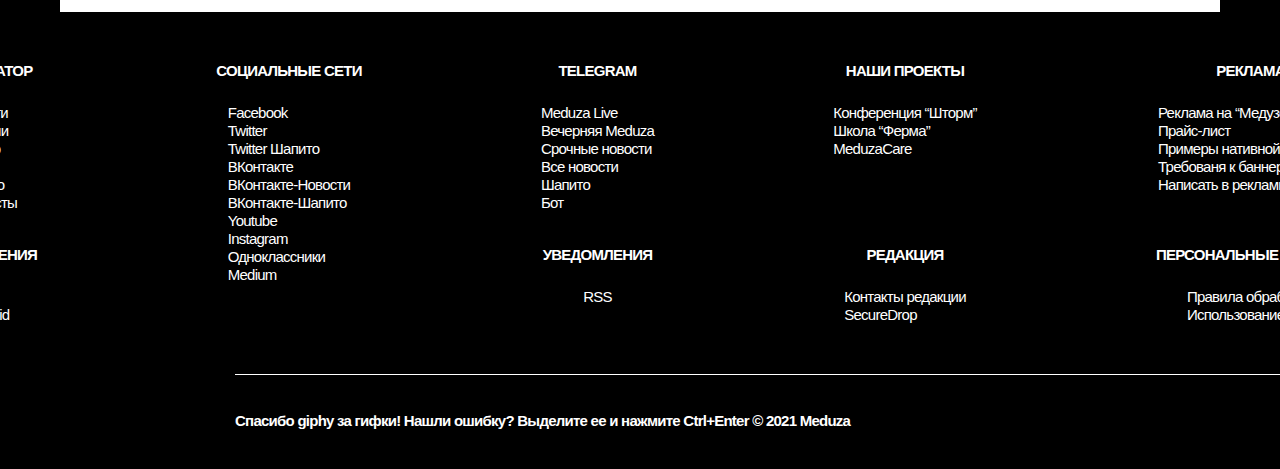
<file: meduza_practice/index.html>
<!DOCTYPE html>
<html lang="ru">
<head>
	<title>Boilerplate</title>
	<meta charset="utf-8">
	<meta description="Boilerplate code">
	<meta keyword="Boilerplate, test">
	<meta name="viewport" content="width=device-width, initial-scale=1.0">
	<link rel="stylesheet" href="css/reset.css">
	<link rel="stylesheet" href="css/style.css">
</head>
<body>
	<div class="body-container">
		<header class="header-container">
			<div class="logo">
				<p><a href="#"><img src="img/Vector.png" alt=""></a></p>
			</div>
			<nav class="menu">
				<ul>
					<li><a href="#">новости</a></li>
					<li><a href="#">истории</a></li>
					<li><a href="#">разбор</a></li>
					<li><a href="#">игры</a></li>
					<li><a href="#">шапито</a></li>
					<li><a href="#">подкасты</a></li>
				</ul>
			</nav>
			<div class="buttons">
				<button class="lang">EN</button>
				<span></span>
				<button class="search" type="submit" name="submit">
					<svg width="12px" height="12px">
						<g fill="black" stroke="white" stroke-width="1">
					    	<circle cx="5.5" cy="5.5" r="5"/>
					    	<line x1="9" y1="9" x2="12" y2="12"/>
						</g>
					</svg>
				</button>
			</div>
		</header>
		<div class="infopanel">
			<div class="exchange-rates">
				<div class="exchange-rates usd">
					<p>63,33</p>
				</div>
				<div class="exchange-rates eur">
					<p>72,22</p>
				</div>
			</div>
			<label class="sliders">
				<span class="order">показывать по порядку</span>
				<input type="checkbox">
				<span class="slider"></span>
				<span class="round"></span>
			</label>
		</div>
		<main class="main-container">
			<section class="heading-news">
				<article>
					<a href="#"><h1>Владимир Путин подал иск к Фонду борьбы с коррупцией</h1></a>
					<time pubdate datetime="2021-02-03">3 февраля</time>
				</article>	
			</section>
			<section class="news one">
				<article class="main-new">
					<a href="#"><h2>В Москве вручили премии «Просветитель». Леонид Парфенов получил специальную награду за вклад в цифровую культуру</h2></a>
					<time pubdate datetime="2021-02-03">3 февраля</time>
				</article>
				<article class="new first">
					<a href="#"><h3>В США российского программиста приговорили к четырем годам тюрьмы по обвинению в хакерских атаках</h3></a>
					<time pubdate datetime="2021-02-03">3 февраля</time>
				</article>
				<article class="new second">
					<a href="#"><h3>Госдума установила многомиллионные штрафы за повторный отказ передать ФСБ ключи шифрования</h3></a>
					<time pubdate datetime="2021-02-03">3 февраля</time>
				</article>
				<article class="new third">
					<a href="#"><h3>Поставкой серверов для распознавания лиц в Москве займется оператор беспроводного интернета в метро</h3></a>
					<time pubdate datetime="2021-02-03">3 февраля</time>
				</article>
				<article class="new fourth">
					<a href="#"><h3>Мем «Ок, бумер» — везде. Обсуждаем, как не начать читать нотации и быть с детьми на одной волне (если это, конечно, нужно)</h3></a>
					<time pubdate datetime="2021-02-03">3 февраля</time>
				</article>
			</section>
			<section class="news two">
				<article class="main-new">
					<a href="#"><h2>В Москве вручили премии «Просветитель». Леонид Парфенов получил специальную награду за вклад в цифровую культуру</h2></a>
					<time pubdate datetime="2021-02-03">3 февраля</time>
				</article>
				<article class="new first">
					<a href="#"><h3>В США российского программиста приговорили к четырем годам тюрьмы по обвинению в хакерских атаках</h3></a>
					<time pubdate datetime="2021-02-03">3 февраля</time>
				</article>
				<article class="new second">
					<a href="#"><h3>Госдума установила многомиллионные штрафы за повторный отказ передать ФСБ ключи шифрования</h3></a>
					<time pubdate datetime="2021-02-03">3 февраля</time>
				</article>
				<article class="new third">
					<a href="#"><h3>Поставкой серверов для распознавания лиц в Москве займется оператор беспроводного интернета в метро</h3></a>
					<time pubdate datetime="2021-02-03">3 февраля</time>
				</article>
				<article class="new fourth">
					<a href="#"><h3>Мем «Ок, бумер» — везде. Обсуждаем, как не начать читать нотации и быть с детьми на одной волне (если это, конечно, нужно)</h3></a>
					<time pubdate datetime="2021-02-03">3 февраля</time>
				</article>
			</section>
		</main>
		<footer class="footer-container">
			<div class="footer-content">
				<section class="rubricator">
					<h3>рубрикатор</h3>
					<ul>
						<li><a href="#">Новости</a></li>
						<li><a href="#">Истории</a></li>
						<li><a href="#">Разбор</a></li>
						<li><a href="#">Игры</a></li>
						<li><a href="#">Шапито</a></li>
						<li><a href="#">Подкасты</a></li>
					</ul>
				</section>
				<section class="apps">
					<h3>приложения</h3>
					<ul>
						<li><a href="#">iOs</a></li>
						<li><a href="#">Android</a></li>
					</ul>	
				</section>
				<section class="socials">
					<h3>социальные сети</h3>
					<ul>
						<li><a href="#">Facebook</a></li>
						<li><a href="#">Twitter</a></li>
						<li><a href="#">Twitter Шапито</a></li>
						<li><a href="#">ВКонтакте</a></li>
						<li><a href="#">ВКонтакте-Новости</a></li>
						<li><a href="#">ВКонтакте-Шапито</a></li>
						<li><a href="#">Youtube</a></li>
						<li><a href="#">Instagram</a></li>
						<li><a href="#">Одноклассники</a></li>
						<li><a href="#">Medium</a></li>
					</ul>      
				</section>
				<section class="telegram">
					<h3>telegram</h3>
					<ul>
						<li><a href="#">Meduza Live</a></li>
						<li><a href="#">Вечерняя Meduza</a></li>
						<li><a href="#">Срочные новости</a></li>
						<li><a href="#">Все новости</a></li>
						<li><a href="#">Шапито</a></li>
						<li><a href="#">Бот</a></li>
					</ul>
				</section>
				<section class="push">
					<h3>уведомления</h3>
					<ul>
						<li><a href="#">RSS</a></li>
					</ul>
				</section>
				<section class="project">
					<h3>наши проекты</h3>
					<ul>
						<li><a href="#">Конференция “Шторм”</a></li>
						<li><a href="#">Школа “Ферма”</a></li>
						<li><a href="#">MeduzaCare</a></li>
					</ul>
				</section>
				<section class="redaction">
					<h3>редакция</h3>
					<ul>
						<li><a href="#">Контакты редакции</a></li>
						<li><a href="#">SecureDrop</a></li>
					</ul>
				</section>
				<section class="ad">
					<h3>реклама</h3>
					<ul>
						<li><a href="#">Реклама на “Медузе”</a></li>
						<li><a href="#">Прайс-лист</a></li>
						<li><a href="#">Примеры нативной рекламы</a></li>
						<li><a href="#">Требованя к баннерам</a></li>
						<li><a href="#">Написать в рекламный отдел</a></li>
					</ul>
				</section>
				<section class="personal-data">
					<h3>персональные данные</h3>
					<ul>
						<li><a href="#">Правила обработки</a></li>
						<li><a href="#">Использование куки</a></li>
					</ul>
				</section>
			</div>
			<div class="copyright">
				<p class="gif">Спасибо giphy за гифки! Нашли ошибку? Выделите ее и нажмите Ctrl+Enter</p> 
				<p class="copy">© 2021 Meduza</p>	
			</div>
		</footer>
	</div>
</body>
</html>
</file>
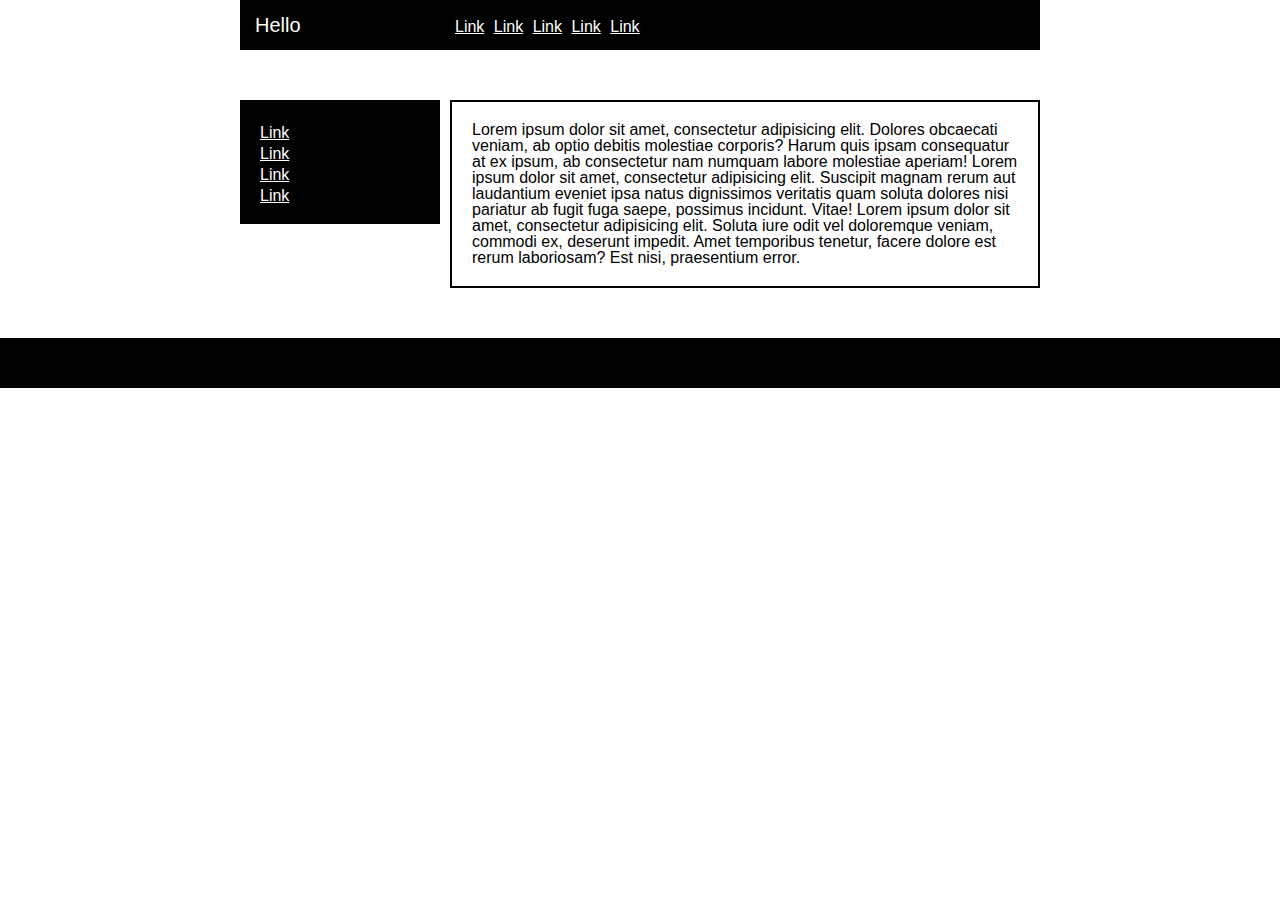
<file: PRACTICE_COLUMN/index.html>
<!DOCTYPE html>
<html lang="en">
<head>
	<meta charset="UTF-8">
	<title>Document</title>
	<link rel="stylesheet" href="../4_practice/css/reset.css">
  	<link rel="stylesheet" href="ctyle.css">
</head>
<body>
	<div class="page">
		<header class="header">
       		<div class="logo">
        		<h1>Hello</h1>
        	</div>
        	<nav class="menu">
          	<ul>
            	<li><a href="#">Link</a></li>
            	<li><a href="#">Link</a></li>
           		<li><a href="#">Link</a></li>
            	<li><a href="#">Link</a></li>
            	<li><a href="#">Link</a></li>
          	</ul>
        	</nav>	
		</header>
		<main class="content">
			<section class="columns">
				<div class="left">
				  <a href="#">Link</a>
				  <a href="#">Link</a>
				  <a href="#">Link</a>
				  <a href="#">Link</a>
				</div>
				<div class="right">Lorem ipsum dolor sit amet, consectetur adipisicing elit. Dolores obcaecati veniam, ab optio debitis molestiae corporis? Harum quis ipsam consequatur at ex ipsum, ab consectetur nam numquam labore molestiae aperiam! Lorem ipsum dolor sit amet, consectetur adipisicing elit. Suscipit magnam rerum aut laudantium eveniet ipsa natus dignissimos veritatis quam soluta dolores nisi pariatur ab fugit fuga saepe, possimus incidunt. Vitae! Lorem ipsum dolor sit amet, consectetur adipisicing elit. Soluta iure odit vel doloremque veniam, commodi ex, deserunt impedit. Amet temporibus tenetur, facere dolore est rerum laboriosam? Est nisi, praesentium error.</div>
			</section>
		</main>
		<footer></footer>
	</div>
</body>
</html>
</file>
<file: 4_practice/css/style.css>
.content-text {
	margin-left: 80px;
}

.main-content {
	font-size: 0;
}

.header-container {
	height: 200px;
	background-color: #E5E000;
}

.heading-text {
	font-family: 'Helvetica';
	font-size: 50px;
	color: white;
	display: inline-block; 
	margin-top: 80px;
	margin-right: 890px;
	margin-bottom: 80px;
	margin-left: 80px;
}

.image {
	height: 1080px;
	background-image: url(../img/img.png);
	background-size: cover;
}

.paragraph-text {
	font-family: 'Helvetica';
	font-size: 50px;
	color: black;
}

.links-container {
	background-color: #E5E000;
}

.links {
	text-transform: uppercase;	
	font-family: Helvetica;
	font-style: normal;
	font-weight: bold;
	font-size: 25px;
	color: white;
	display: inline-block;  
	margin-top: 36px;
	margin-bottom: 35px;
	margin-left: 80px;
}

a {
	color: white;
}

.footer-container {
	height: 200px;
	background-color: #E5E000;
	position: relative;
}

.footer-content-text {
	font-family: 'Helvetica';
	line-height: 25px;
	font-size: 50px;
	color: white;
	text-align: right;
	display: inline-block;
	position: absolute;
	right: 80px;
	top: 90px;

}

.footer-content-image {
	display: inline-block;
	margin-top: 77px;
	margin-left: 80px;
	margin-bottom: 77px;
	margin-right: 461px;
}

h2 {
	font-size: 50px;
	font-weight: bold;
	margin-top: 50px;
	margin-bottom: 50px;
}
</file>
<file: 3_practice/css/style.css>
h1, h2 {
	color: white;
	background: black;
}
</file>
<file: PRACTICE_COLUMN/ctyle.css>
.page {
  font-family: sans-serif;
}

a {
  color: white;
}
.header, footer {
  height: 50px;
  background-color: black;
  color: white;
  padding: 15px;
  box-sizing: border-box;
}

.header {
  font-size: 0;
  width: 800px;
  margin: auto;
}
.logo {
  font-size: 20px;
  width: 200px;
  display: inline-block;
}
.menu {
  font-size: 16px;
  display: inline-block;
}

.menu li {
  margin-right: 5px;
  display: inline;
}

.columns {
  width: 800px;
  margin: 50px auto;
  font-size: 0;
}

.left {
  width: 200px;
  margin-right: 10px;
  background-color: black;
  box-sizing: border-box;
  padding: 20px;
  font-size: 16px;
  vertical-align: top;
  display: inline-block;
}
.right {
  width: 590px;
  border: 2px solid black;
  box-sizing: border-box;
  padding: 20px;
  font-size: 16px;
  vertical-align: top;
  display: inline-block;
}

.left a {
  margin-top: 5px;
  display: block;
}
</file>
<file: 10_practice/css/style.css>
@import url(reset.css);

.header-container {
	width: 100%;
	background-color: #F8BFC7;
	display: flex;
	justify-content: space-between;
}

li {
	display: inline;
}

ul {
	padding-top: 33px;
	padding-bottom: 34px;
	padding-left: 50px;
}

.header-container a {
	font-family: Helvetica;
	font-size: 20px;
	line-height: 23px;
	font-weight: 700;
	text-decoration: none;
	text-transform: uppercase;
	color: #000000;
	padding-top: 33px;
	padding-bottom: 34px;
	padding-right: 50px;
}

.send-form {
	width: 100%;
	height: 643px;
	background-image: url(../img/background.png);
	background-size: contain;
}

.text {
	padding-top: 30px;
	padding-bottom: 114px;
	background-color: #336FD1;
}

.text h1{
	font-family: Helvetica;
	font-size: 50px;
	line-height: 57px;
	text-align: center;
	text-transform: uppercase;
	color: #FEB700;
}

.footer-container {
	width: 100%;
	font-family: Helvetica;
	font-size: 20px;
	line-height: 23px;
	display: flex;
	background-color: #F8BFC7;
	color: white;
}

.footer-text {
	flex-grow: 1;
	padding-top: 33px;
	padding-bottom: 34px;
	padding-left: 50px;
	text-transform: uppercase;
}

.footer-container a{
	font-family: Helvetica;
	font-size: 20px;
	line-height: 23px;
	color: white;
	text-decoration: none;
	padding-top: 33px;
	padding-bottom: 34px;
	padding-right: 50px;
	text-transform: uppercase;
}

input {
	display: block;
	font-family: Times New Roman;
	font-size: 20px;
	line-height: 23px;
	background-color: #F8BFC7;
	color: #FFFFFF;
	border: none;
	border-bottom: 1px solid #FFFFFF;
	margin-top: 14px;
}

input[type="text"] {
	margin-bottom: 15px;
} 

input::-webkit-input-placeholder {
	color: white;
}

input:focus {
	outline: none;
}

fieldset {
	border: 3px solid #FFFFFF;
	box-sizing: border-box;
	background: #F8BFC7;
	border-radius: 20px;
	padding: 30px;
	margin-top: 90px; 
}

form {
	display: flex;
	flex-direction: column;
	align-items: center;
	width: 300px;
	margin-left: 90px;
}

label {
	font-family: Helvetica;
	font-size: 20px;
	font-weight: 700;
	line-height: 23px;
	color: #FFFFFF;
}

input[type="submit"] {
	font-family: Helvetica;
	font-size: 20px;
	text-transform: uppercase;
	line-height: 23px;
	background: #FEB700;
	border: 3px solid #FFFFFF;
	box-sizing: border-box;
	border-radius: 30px;
	padding: 15px 37px;
	margin-top: 10px;
}
</file>
<file: 5_practice/css/style.css>
@import url(reset.css);

.header-container {
	background-color: #FE1A19;
	font-family: Helvetica;
	font-style: normal;
	font-weight: bold;
	font-size: 20px;
	line-height: 23px;
	color: #FFFFFF;
}

.heading-text {
	display: inline-block;
	margin: 20px 0 20px 20px;	
}

.main-container {
	width: 1300px;
	margin: 52px auto;
	font-size: 0;
}

h2 {
	font-family: Helvetica;
	font-style: normal;
	font-weight: bold;
	font-size: 20px;
	line-height: 23px;
}

.paragraph-text {
	font-family: Times New Roman;
	font-style: normal;
	font-weight: normal;
	font-size: 20px;
	line-height: 23px;
}

.first-section {
	width: 400px;
	box-sizing: border-box; 
	display: inline-block;
	border: 5px solid #E5E000;
	border-radius: 30px;
}

.second-section {
	width: 400px;
	display: inline-block;
	box-sizing: border-box;
	border: 5px solid #E5E000;
	border-radius: 30px;
	margin-right: 50px;
	margin-left: 50px;
}

.third-section {
	width: 400px;
	display: inline-block;
	box-sizing: border-box;
	border: 5px solid #E5E000;
	border-radius: 30px;
}

.footer-container {
	background-color: #FE1A19;
	position: relative;
}

.footer-text {
	display: inline-block;
	font-family: Helvetica;
	font-style: normal;
	font-weight: bold;
	font-size: 20px;
	line-height: 23px;
	color: #FFFFFF;
	margin-left: 20px;
	margin-top: 20px;
	margin-bottom: 20px;
}

a {
	font-family: Helvetica;
	font-style: normal;
	font-weight: bold;
	font-size: 20px;
	line-height: 23px;
	color: #FFFFFF;
	position: absolute;
	right: 0;
	bottom: 20px;
}

.section-text {
	padding: 33px 33px 33px;
}

.ingridients {
	width: 314px;
	margin-bottom: 20px;
	font-family: Times New Roman;
	font-style: normal;
	font-weight: normal;
	font-size: 20px;
	line-height: 23px;
}

.ingridients-topping {
	font-family: Times New Roman;
	font-style: normal;
	font-weight: normal;
	font-size: 20px;
	line-height: 23px;
}

.dish {
	margin-bottom: 41px;
}
</file>
<file: 6_practice/css/style.css>
@import url(reset.css);

.header-container {
	width: 100%;
	display: flex;
	align-items: center;
	background-color: white;
	justify-content: space-between;
	position: fixed;
	
}

.heading-text {
	font-family: Arial;
	font-style: normal;
	font-weight: normal;
	font-size: 50px;
	line-height: 57px;
	color: #E50043;
	padding: 50px;
}

.links-style a {
	margin-right: 25px;
	font-family: Arial;
	font-size: 50px;
	line-height: 57px;
	color: #E50043;
	text-decoration: none;
}

.links-style li {
	display: inline;
}

.main-container {
	display: flex;
	flex-direction: column;
	align-items: center;
	padding-top: 157px;
}
 
.image-conteiner {
	width: 100%;
	height: 950px;
	background-image: url(../img/evian_origins_logo.png);
	background-size: cover;
	display: flex;
}

.image-conteiner h1 {
	margin: auto;
	font-family: Arial;
	font-style: normal;
	font-weight: normal;
	font-size: 100px;
	line-height: 115px;
	color: #E50043;
}

.text-content {
	width: 1040px;
	font-family: Arial;
	font-size: 25px;
	line-height: 29px;
	letter-spacing: 0.05em;
	color: #000000;
	border: 3px solid #F8BFC7;
	box-sizing: border-box;
	border-radius: 20px;
	display: flex;
	align-items: center;
	justify-content: space-around;
	margin-top: 150px;
	margin-bottom: 150px;
}

.our-water {
	display: flex;
	flex-direction: column;
	justify-content: space-between;
	margin: 24px;
}

.image {
	width: 1037px;
	display: flex;
	justify-content: space-between;
}

.image-wang {
	width: 281px;
	height: 863px;
	background-image: url(../img/wang.png);
}

.image-blue {
	width: 281px;
	height: 863px;
	background-image: url(../img/blue.png);
}

.image-chiara {
	width: 281px;
	height: 863px;
	background-image: url(../img/chiara.png);
}

.image-text {
	width: 1037px;
	display: flex;
	justify-content: space-between;
	align-items: center;
	margin-top: 42px; 
}

.caption {
	width: 249px;
	font-family: Arial;
	font-size: 25px;
	line-height: 29px;
	text-align: center;
	color: #000000;
}

.image-glass {
	width: 101px;
	height: 220px;
	background-image: url(../img/glass.png);
}

.composition {
	width: 749px;
	display: flex;
	flex-direction: column;
	justify-content: space-between;
	margin-top: 30px;
	margin-bottom: 30px;
}

.footer-container {
	background: #F8BFC7;
	display: flex;
	justify-content: space-between;
	align-items: center;
	padding: 50px;
}

.footer-text {
	font-family: Arial;
	font-size: 50px;
	line-height: 57px;
	color: #FFFFFF;
}

.back-main a {
	font-family: Arial;
	font-size: 50px;
	line-height: 57px;
	color: #FFFFFF;
}

.our-water h2{
	margin-bottom: 25px;
}

.composition h2 {
	margin-bottom: 25px;
}

.composition ul {
	margin-bottom: 25px;
}
</file>
<file: 8_practice/css/style.css>
@import url(reset.css);

.header-container {
	width: 100%;
	font-family: Times New Roman;
	font-style: normal;
	font-weight: normal;
	font-size: 50px;
	line-height: 57px;
	text-align: center;
	text-transform: uppercase;
	color: #000000;
	background-color: #FFE138;
}

.header-text {
	padding-top: 52px;
	padding-bottom: 51px;
}

.main-content {
	width: 100%;
	display: flex;
	justify-content: space-between;
	align-items: flex-start;
	font-family: Times New Roman;
	font-style: normal;
	font-weight: bold;
	font-size: 20px;
	line-height: 25px;
	color: #000000;
	margin-top: 70px;
	word-wrap: break-word;
}

.first-column {
	width: calc((100% - 240px)/3);
	margin-left: 70px;
	border: 1px solid #000000;
	box-sizing: border-box;
}

.second-column {
	width: calc((100% - 240px)/3);
	border: 1px solid #000000;
	box-sizing: border-box;
}

.third-column {
	width: calc((100% - 240px)/3);
	margin-right: 70px;
	border: 1px solid #000000;
	box-sizing: border-box;
}

.meta-side-table {
	padding-bottom: 150%;
	background-image: url(../img/Meta_Side_Table.png);
	background-size: cover;
}

.click-shelf {
	padding-bottom: 150%;
	background-image: url(../img/Click_Shelf.png);
	background-size: cover;
}

.float-shelf {
	padding-bottom: 150%;
	background-image: url(../img/Float_Shelf.png);
	background-size: cover;
}

p {
	margin: 30px 33px;
}

h2 {
	margin-top: 30px;
	margin-left: 33px;
}

.footer-container {
	width: 100%;
	font-family: Times New Roman;
	font-style: normal;
	font-weight: normal;
	font-size: 50px;
	line-height: 57px;
	align-items: center;
	text-transform: uppercase;
	color: #000000;
	background-color: #FFE138;
	margin-top: 70px;
	display: flex;
}

.footer-text {
	flex-grow: 1;
	padding-top: 52px;
	padding-bottom: 51px;
	padding-left: 50px;
}

.footer-container a{
	font-family: Times New Roman;
	font-style: normal;
	font-weight: normal;
	font-size: 50px;
	line-height: 57px;
	text-decoration: none;
	text-transform: uppercase;
	color: #000000;
	background-color: #FFE138;
	padding-right: 50px;
}
</file>
<file: 9_practice/css/style.css>
@import url(reset.css);

.header-container {
	width: 100%;
	background: #0000FF;
	font-family: Helvetica;
	font-size: 25px;
	line-height: 29px;
	display: flex;
	align-items: center;
	color: #FFFFFF;
}

.header-text {
	padding-top: 35px;
	padding-bottom: 36px;
	padding-left: 30px; 
}

.main-content {
	width: 100%;
	font-family: Helvetica;
	font-style: normal;
	font-weight: bold;
	font-size: 25px;
	line-height: 29px;
	color: #000000;
}

.paragraph-text {
	width: calc(100vw - 45px);
	height: calc((100vw - 45px)/2);
	display: flex;
	align-items: center;
	text-align: center;
	border: 5px solid #000000;
	box-sizing: border-box;
	padding: 30px;
}

.text1, .text2, .text3, .text4 {
	padding-bottom: 21px;
	padding-top: 21px;
	padding-left: 23px;
}

.footer-container {
	width: 100%;
	background: #0000FF;
	font-family: Helvetica;
	font-size: 25px;
	line-height: 29px;
	display: flex;
	align-items: center;
	color: #FFFFFF;
}

.footer-text {
	margin-right: auto;
	padding-top: 35px;
	padding-bottom: 36px;
	padding-left: 30px;
}

.footer-container a{
	font-family: Helvetica;
	font-size: 25px;
	line-height: 29px;
	color: #FFFFFF;
	text-decoration: none;
	padding-right: 30px;
}

@media screen and (min-width: 668px) {
	.main-content {
		font-size: 0;
		margin-top: 102px;
		margin-bottom: 102px;
	}

	.text1 {
		display: inline-block;
		vertical-align: top;
		box-sizing: border-box;
		border: 5px solid #000000;
		width: calc((100% - 240px)/2);
		height: calc(((100% - 240px)/2)/2);
		padding-top: 0;
		padding-bottom: 0;
		padding-left: 0;
		margin-left: 110px;
		margin-right: 20px;
		margin-bottom: 20px;
	}

	.text2 {
		display: inline-block;
		vertical-align: top;
		box-sizing: border-box;
		border: 5px solid #000000;
		width: calc((100% - 240px)/2);
		height: calc(((100% - 240px)/2)/2);
		padding-top: 0;
		padding-bottom: 0;
		padding-left: 0;
		margin-right: 110px;
		margin-bottom: 20px;
	}

	.text3 {
		display: inline-block;
		vertical-align: bottom;
		box-sizing: border-box;
		border: 5px solid #000000;
		width: calc((100% - 240px)/2);
		height: calc(((100% - 240px)/2)/2);
		padding-top: 0;
		padding-bottom: 0;
		padding-left: 0;
		margin-left: 110px;
		margin-right: 20px;
	}

	.text4 {
		display: inline-block;
		vertical-align: bottom;
		box-sizing: border-box;
		border: 5px solid #000000;
		width: calc((100% - 240px)/2);
		height: calc(((100% - 240px)/2)/2);
		padding-top: 0;
		padding-bottom: 0;
		padding-left: 0;
		margin-right: 110px;
	}

	.paragraph-text {
		width: calc((100vw - 240px)/2);
		height: calc(((100vw - 240px)/2)/2);
		font-size: 50px;
		line-height: 57px;
		border:none;
	}
}
</file>
<file: meduza_practice/css/style.css>
@import url(reset.css);

.body-container {
	background-color: black;
}

.header-container {
	display: flex;
	align-items: center;
	padding: 30px 60px 30.13px 60px;
	justify-content: space-between;
	background-color: black;
}

.header-container .logo {
	display: inline-block;
}

.header-container a {
	font-family: sans-serif;
	font-style: normal;
	font-weight: bold;
	font-size: 15px;
	line-height: 18px;
	color: #FFFFFF;
	text-transform: uppercase;
	text-decoration: none;
}

.menu ul {
	display: flex;
}

.menu li {
	margin-right: 30px;
}

.menu {
	display: inline-block;
}

.menu a:visited {
	color: #A37846;
}

.menu a:hover {
	color: gray;
}

span {
	background-color: white;
	border: 1px solid white;
}

button {
	color: white;
	border: 0;
	padding: 0;
	background-color: black;
	outline: none;
	cursor: pointer;
}

.lang {
	margin-right: 20px;
}

.search {
	margin-left: 20px;
}

.infopanel {
	display: flex;
	justify-content: space-between;
	background-color: white;
	border: 1px solid white;
	border-radius: 10px;
	margin-left: 60px;
	margin-right: 60px;
	margin-bottom: 15px;
	padding-top: 19px;
	padding-left: 16px;
	padding-bottom: 19px;
	font-family: sans-serif;
	font-style: normal;
	font-weight: bold;
	font-size: 17px;
	line-height: 20px;
}

.exchange-rates {
	display: inline-block;
}

.exchange-rates p {
	display: inline-block;
}

.usd::before {
	content: '$';
	color: #9CA1A9;
}

.eur::before {
	content: '\20AC';
	color: #9CA1A9;
}

.order {
	margin-right: 48px;
}

.sliders {
	color: #9CA1A9;
 	position: relative;
 	text-transform: uppercase;
}

.slider {
	width: 48px;
  	height: 24px;
	position: absolute;
	cursor: pointer;
  	top: 16px;
  	right: 16px;
  	background-color: #E6E6E6;
  	transform: translateY(-16px);
  	transition: .4s;
  	border-radius: 34px;
}

.round {
	position: absolute;
	width: 20px;
	height: 20px;
	top: 18px;
	right: 42px;
	transform: translateY(-16px);
	background-color: white;
	transition: .4s;
	border-radius: 50%;
}

input:checked ~ .round {
	transform: translate(24px, -16px);
}

input:checked + .slider {
	background-color: #b88b59;
}

input {
	visibility: hidden;
}

.main-container {
	background-color: white;
	margin-left: 60px;
	margin-right: 60px;
	padding-top: 60px;
	padding-bottom: 88px;
}

.main-container a {
	text-decoration: none;
	color: black;
}

.heading-news {
	font-family: PF Regal Text Pro;
	font-style: normal;
	font-weight: normal;
	font-size: 50px;
	line-height: 50px;
	text-align: center;
	border: 5px solid #A37846;
	box-sizing: border-box;
	border-radius: 10px;
	margin-left: 60px;
	margin-right: 66px;
	margin-bottom: 20px;
	padding-left: 66px;
	padding-top: 45px;
	padding-right: 60px;
}

time {
	font-family: sans-serif;
	font-style: normal;
	font-weight: bold;
	font-size: 15px;
	line-height: 18px;
	color: #9CA1A9;
}

.heading-news time {
	display: inline-block;
	text-align: center;
	margin-top: 58px;
	margin-bottom: 29px;
}

.news {
	display: grid;
	grid-template-columns: 2fr 1fr 1fr;
	grid-template-rows: auto;
	margin-left: 60px;
	margin-right: 60px;
	border: 1px solid #9CA1A9;
	box-sizing: border-box;
	border-radius: 10px;
	padding: 30px 30px;
}

.main-new {
	grid-column: 1/2;
	grid-row: 1/3;
	place-self: start center;
	font-family: PF Regal Text Pro;
	font-style: normal;
	font-weight: normal;
	font-size: 35px;
	line-height: 41px;
	padding-right: 30px;
}

.main-new h2 {
	margin-bottom: 194px;
}

.new {
	align-self: stretch;
	display: grid;
	grid-template-columns: 100%;
	grid-template-rows: auto;
	font-family: PF Regal Text Pro;
	font-style: normal;
	font-weight: normal;
	font-size: 20px;
	line-height: 23px;
}

.new time {
	align-self: end;
}

.new.first, .new.third {
	padding-right: 50px;
}

.new.third, .new.fourth {
	padding-top: 50px;
}

.news.one {
	margin-bottom: 20px;
}

.main-new a:hover, 
.new a:hover, 
.heading-news a:hover, 
.footer-container a:hover {
	transition: .3s;
	color: gray;
} 

.footer-container {
	display: flex;
	flex-direction: column;
	align-items: center;
	font-family: sans-serif;
	white-space: nowrap;
	font-style: normal;
	font-weight: bold;
	font-size: 15px;
	line-height: 18px;
	letter-spacing: -0.05em;
	color: #FFFFFF;
	padding: 50px 60px 39px 60px;
}

.footer-container a {
	color: white;
	text-decoration: none;
	font-weight: normal;
}

.footer-content {
	display: grid;
	grid-template-columns: repeat(5, minmax(min-content, max-content));
	grid-template-rows: auto;
	column-gap: calc((100vw - 44vw)/4);
}

.footer-content h3 {
	text-align: center;
}

.rubricator {
	grid-area: 1/1/2/2;
	display: flex;
	flex-direction: column;
	align-items: center;
	justify-content: flex-start;
}

.rubricator ul, .socials ul, .telegram ul , .project ul , .ad ul {
	margin-bottom: 34px;
}

.apps {
	grid-area: 2/1/3/2;
	display: flex;
	flex-direction: column;
	align-items: center;
	justify-content: flex-start;
}

.socials {
	grid-area: 1/2/3/3;
	display: flex;
	flex-direction: column;
	align-items: center;
	justify-content: flex-start;
}

.telegram {
	grid-area: 1/3/2/4;
	display: flex;
	flex-direction: column;
	align-items: center;
	justify-content: flex-start;
}

.push {
	grid-area: 2/3/3/4;
	display: flex;
	flex-direction: column;
	align-items: center;
	justify-content: flex-start;
}

.project {
	grid-area: 1/4/3/5;
	display: flex;
	flex-direction: column;
	align-items: center;
	justify-content: flex-start;
}

.redaction {
	grid-area: 2/4/3/5;
	display: flex;
	flex-direction: column;
	align-items: center;
}

.ad {
	grid-area: 1/5/2/6;
	display: flex;
	flex-direction: column;
	align-items: center;
	justify-content: flex-start;
}

.personal-data {
	grid-area: 2/5/3/6;
	display: flex;
	flex-direction: column;
	align-items: center;
}

.footer-content h3 {
	text-transform: uppercase;
	margin-bottom: 24px;
}

.copyright {
	margin-top: 50px;
	align-self: flex-start;
	border-top: 1px solid white;
	padding-top: 37px;
	margin-left: 175px;
	padding-right: 810px;
}

.copyright p {
	display: inline-block;	
}

@media screen and (max-width: 768px) {
	.header-container {
		padding: 20px 6px 12px 6px;
		align-items: flex-end;
	}
	
	.menu {
		display:  none;
	}

	.infopanel {
		margin-left: 0;
		margin-right: 0;
		padding-top: 15px;
		padding-bottom: 15px;
	}

	.main-container {
		background-color: white;
		margin-left: 0;
		margin-right: 0;
		padding-top: 0;
		padding-bottom: 0;
		border-radius: 10px;
	}

	.heading-news {
		font-size: 35px;
		line-height: 35px;
		margin-left: 0;
		margin-right: 0;
		margin-bottom: 15px;
		padding-left: 10px;
		padding-top: 40px;
		padding-right: 10px;
	}

	.news {
		grid-template-columns: 50% 50%;
		margin-left: 0;
		margin-right: 0;
		padding-left: 10px;
		padding-right: 10px;
		word-wrap: break-word;
		column-gap: 10px;
	}

	.main-new {
		grid-column: 1/3;
		grid-row: 1/2;
		padding-right: 0;
		margin-bottom: 30px;
		font-size: 30px;
		line-height: 32px;
	}

	.main-new h2 {
		margin-bottom: 30px;
	}

	.new time {
		margin-top: 15px;
	}

	.new.first, .new.third {
		padding-right: 0;
	}

	.footer-container {
		padding: 30px 20px 20px 20px;
	}

	.footer-content {
		grid-template-columns: minmax(min-content, 1fr);
		column-gap: 0;
		margin-left: 0;
		margin-right: 0;
	}

	.footer-container ul {
		display: flex;
		flex-direction: row;
		flex-wrap: wrap;
		margin-bottom: 20px;
		justify-content: center;
		font-size: 14px;
	    line-height: 16px;
	    font-family:  sans-serif;
	    margin-bottom: 35px;
	}

	.footer-container li {
		padding-top: 9px;
		padding-left: 9px;
		padding-right: 9px;
	}

	.footer-container h3 {
		margin-bottom: 0;
		color: gray;
	}

	.rubricator {
		grid-area: 1/1/1/2;	
	}

	.apps {
		grid-area: 2/1/3/2;
	}

	.socials {
		grid-area: 3/1/4/3;
	}

	.telegram {
		grid-area: 4/1/5/2;	
	}

	.push {
		grid-area: 5/1/6/2;	
	}

	.project {
		grid-area: 6/1/7/2;	
	}

	.redaction {
		grid-area: 7/1/8/2;
	}

	.ad {
		grid-area: 8/1/9/2;	
	}

	.personal-data {
		grid-area: 9/1/10/2;
	}

	.copyright {
		white-space: normal;
		margin-top: 50px;
		border-top: 0;
		padding-top: 2px;
		margin-left: 0;
		padding-right: 0;
		text-align: center;
		color: gray;
		margin-top: 35px;
	}

	.copyright p {
		display: block;
	}

	.gif {
		display: block;
		border-top: 1px solid gray;
		border-bottom: 1px solid gray;
		padding-top: 10px;
		padding-bottom: 10px;
		margin-bottom: 10px;
	}

}
</file>
